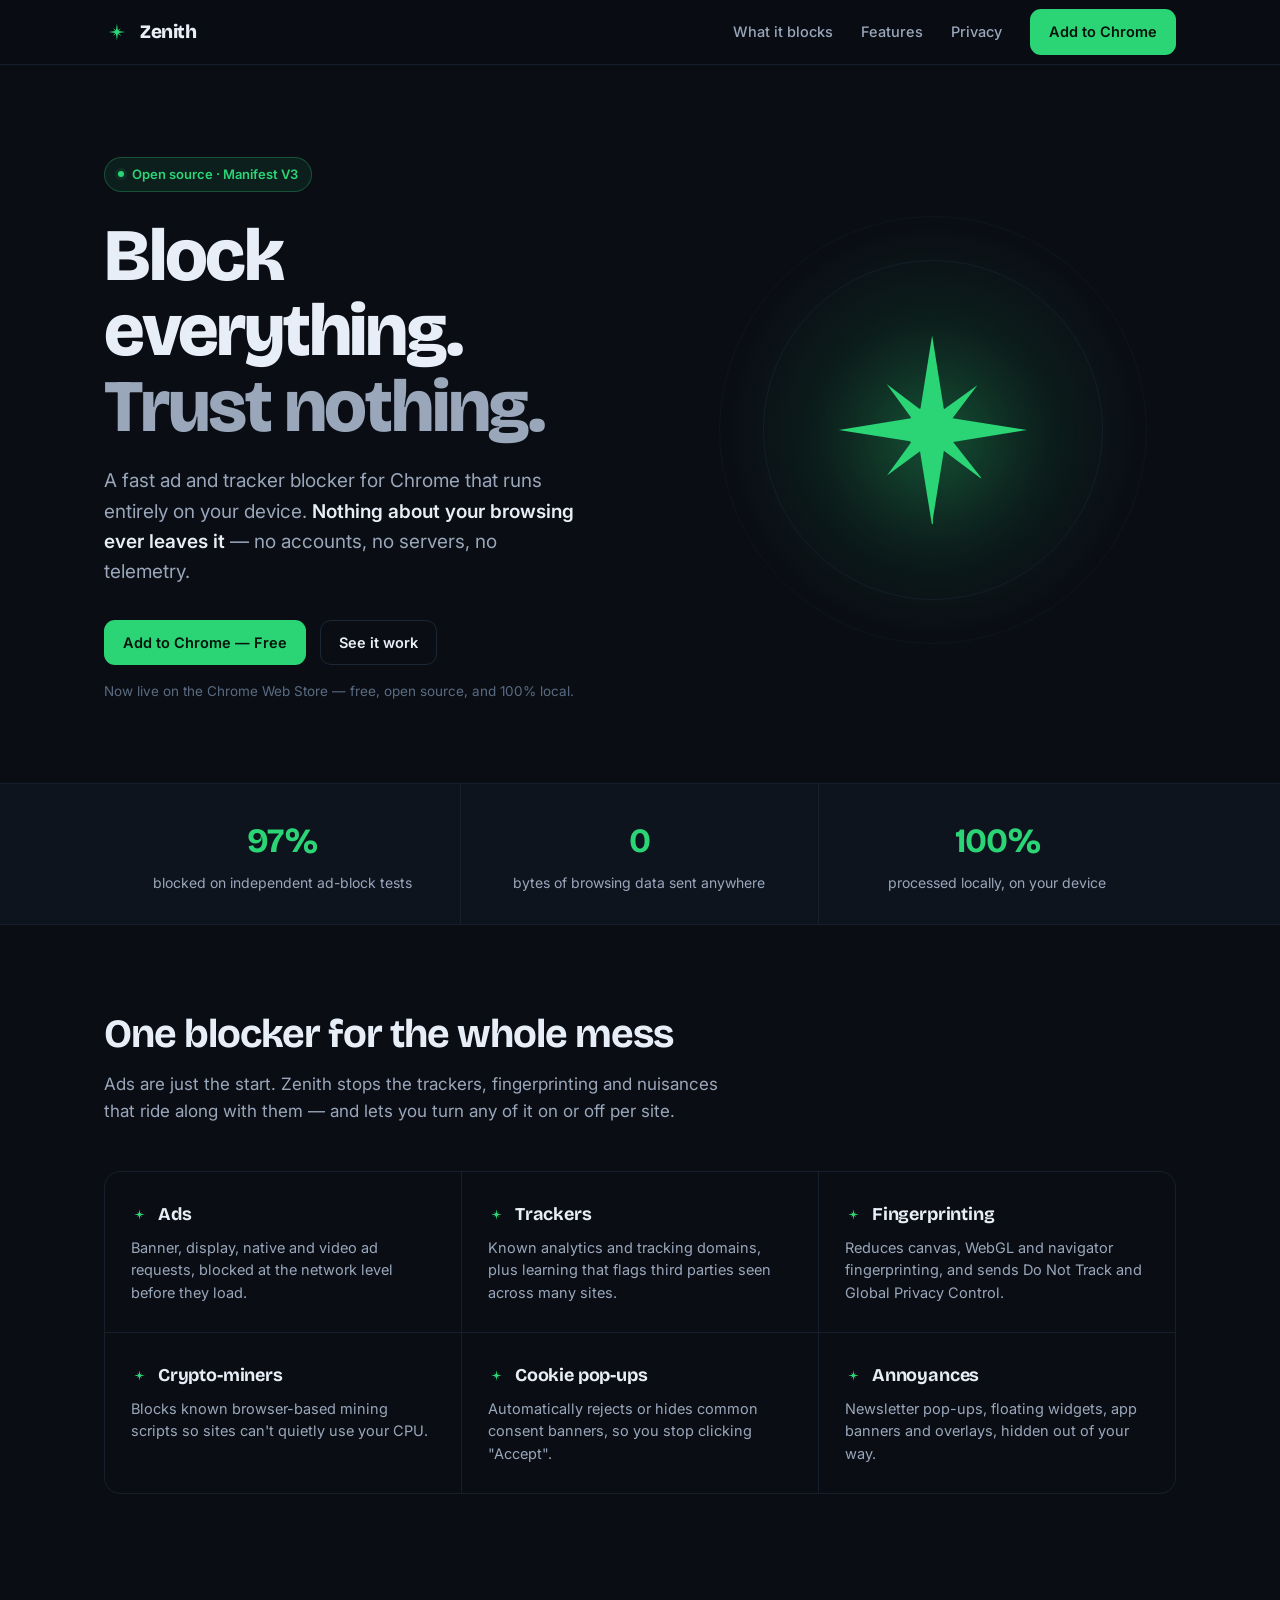
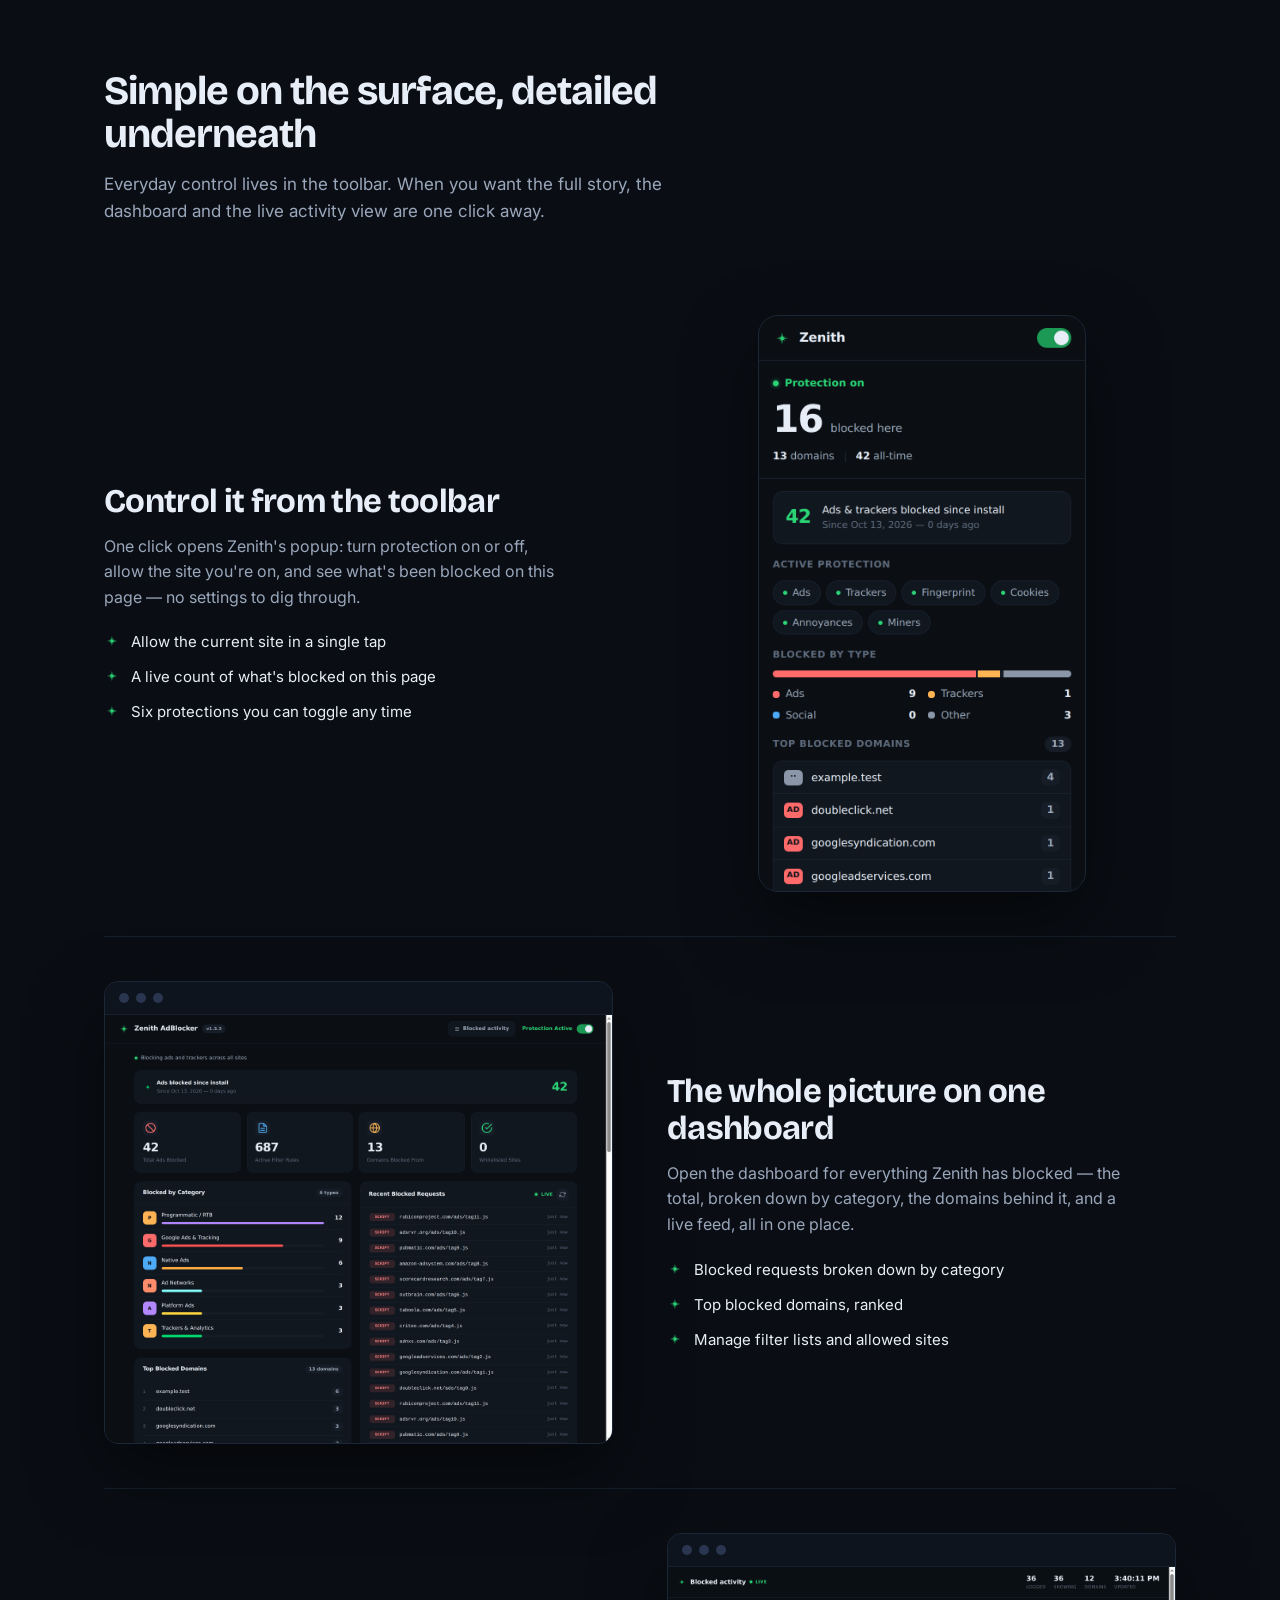
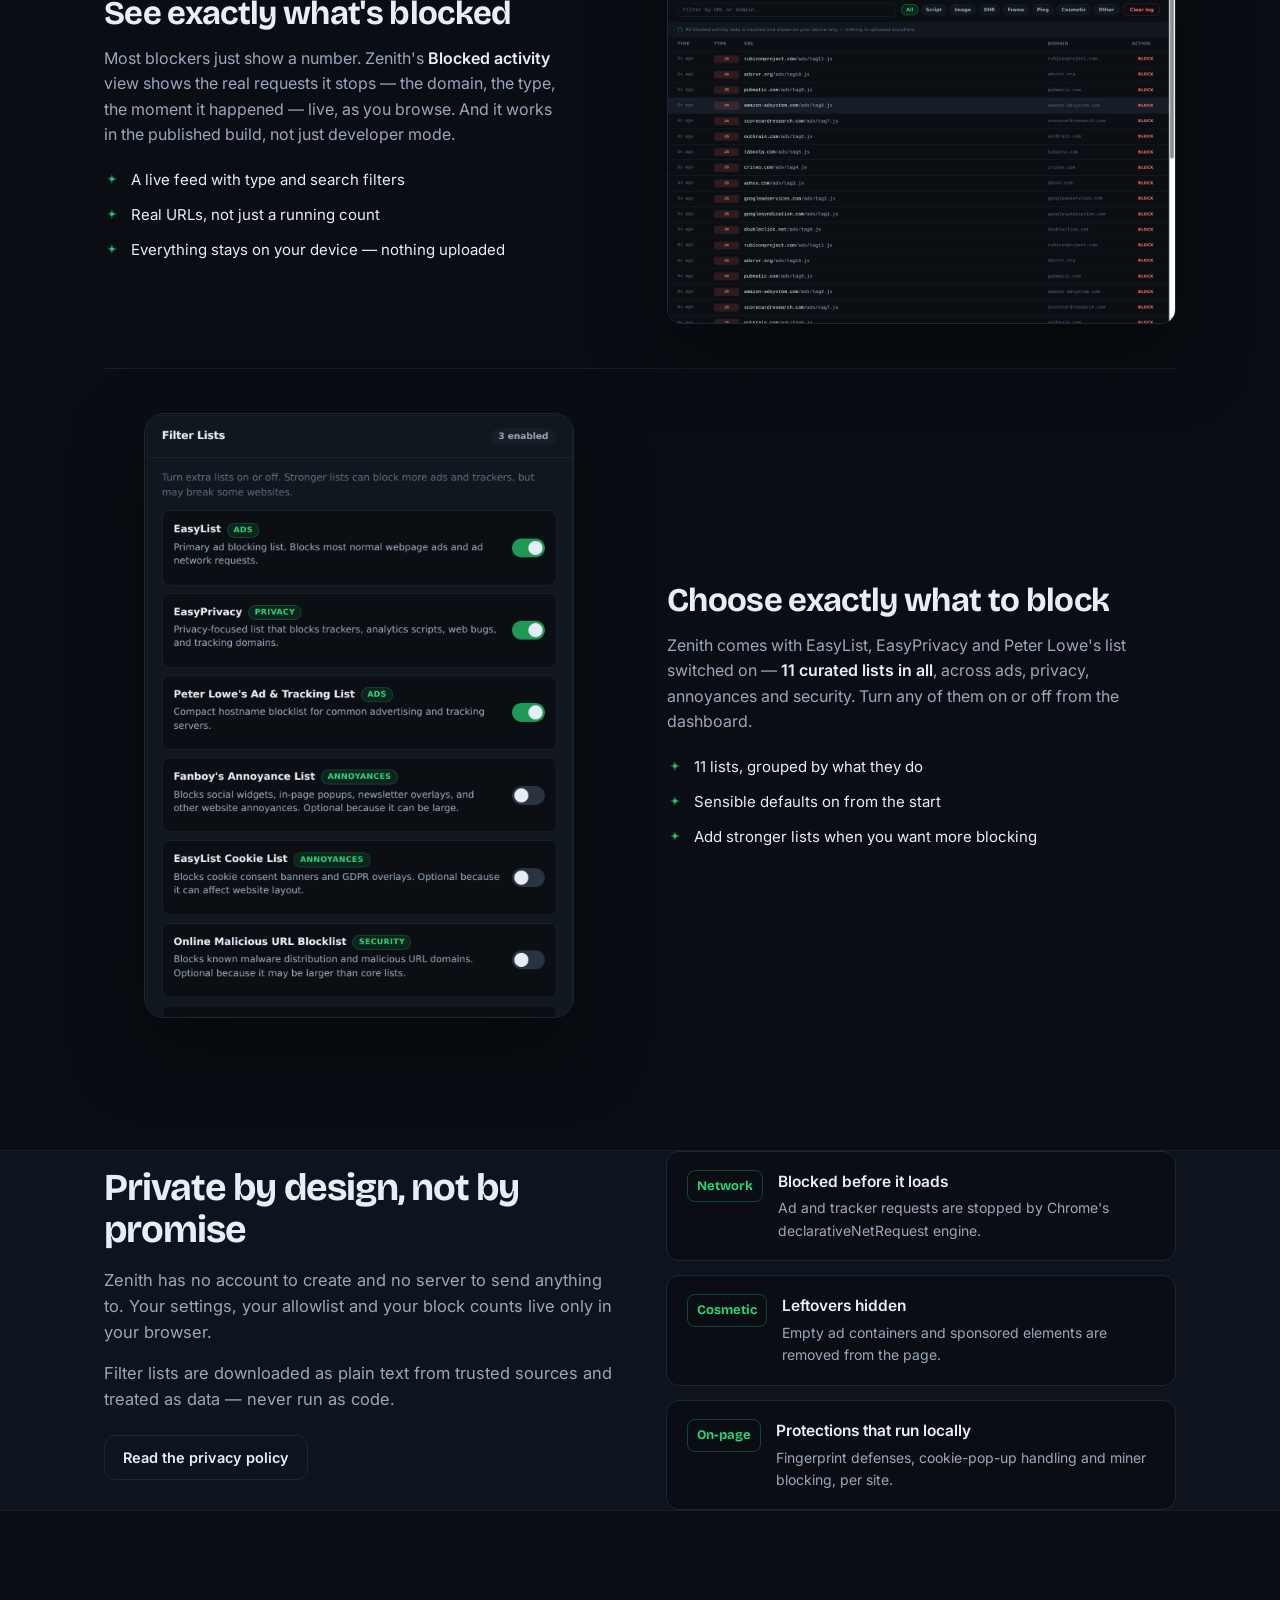
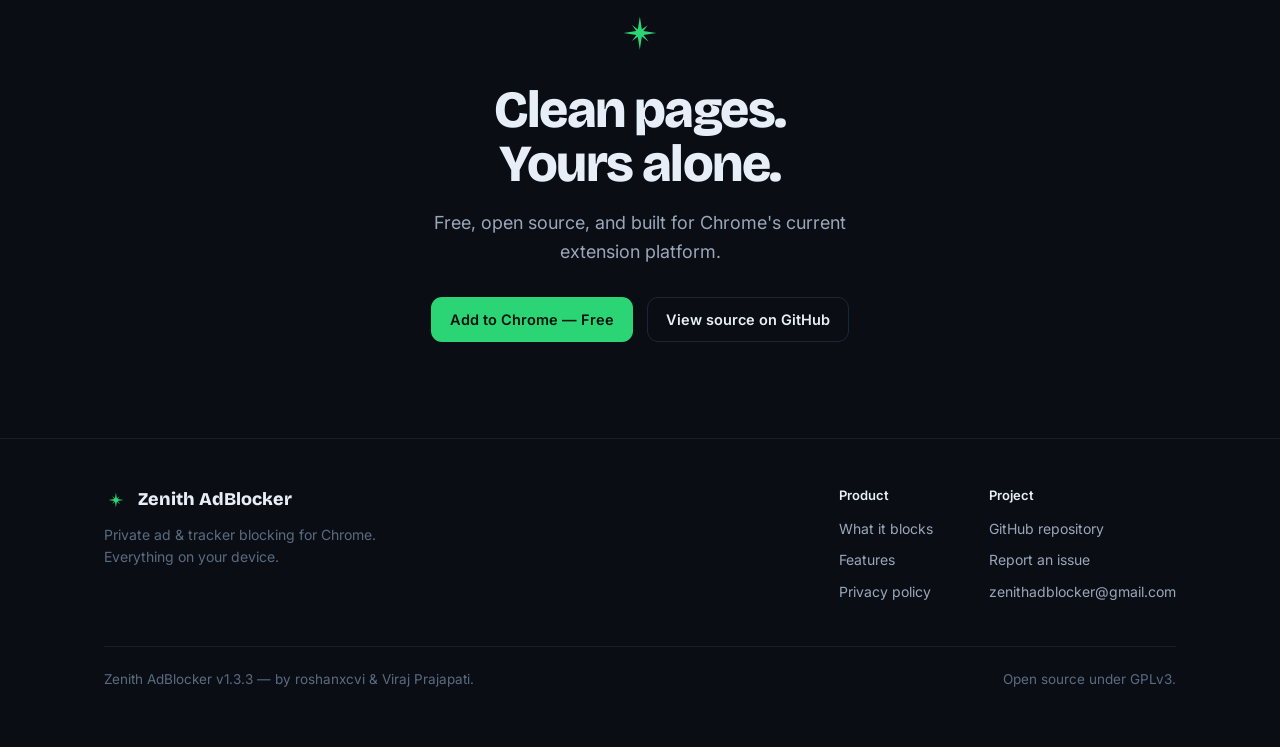
<file: index.html>
<!DOCTYPE html>
<html lang="en">
<head>
<meta charset="UTF-8">
<meta name="viewport" content="width=device-width, initial-scale=1.0">
<title>Zenith AdBlocker — private ad & tracker blocking for Chrome</title>
<meta name="description" content="A fast, private ad and tracker blocker for Chrome. Blocks ads, trackers, fingerprinting, miners and cookie pop-ups — all on your device. Nothing about your browsing ever leaves it. Open source, Manifest V3.">
<meta name="theme-color" content="#0a0e14">
<meta property="og:title" content="Zenith AdBlocker — Block everything. Trust nothing.">
<meta property="og:description" content="Private ad & tracker blocking for Chrome. 100% on-device — nothing leaves your browser. Open source, MV3.">
<meta property="og:type" content="website">
<meta property="og:image" content="https://roshanxcvi.github.io/zenith-adblocker-chrome/web-dashboard.png">
<meta property="og:url" content="https://roshanxcvi.github.io/zenith-adblocker-chrome/">
<link rel="preconnect" href="https://fonts.googleapis.com">
<link rel="preconnect" href="https://fonts.gstatic.com" crossorigin>
<link href="https://fonts.googleapis.com/css2?family=Bricolage+Grotesque:opsz,wght@12..96,500;12..96,700;12..96,800&family=Inter:wght@400;500;600&display=swap" rel="stylesheet">
<style>
  :root{
    --ink:#0a0e14; --panel:#111823; --panel-2:#0e141d; --line:#1b2636; --line-soft:#161f2b;
    --text:#e8eef7; --muted:#9aa7bb; --faint:#5a6b82;
    --green:#2bd576; --green-bright:#58f29a; --green-deep:#189d55;
    --green-bg:rgba(43,213,118,.09); --green-line:rgba(43,213,118,.28);
    --display:"Bricolage Grotesque",system-ui,sans-serif;
    --body:"Inter",system-ui,-apple-system,"Segoe UI",sans-serif;
    --maxw:1120px;
  }
  *,*::before,*::after{margin:0;padding:0;box-sizing:border-box}
  html{scroll-behavior:smooth}
  body{background:var(--ink);color:var(--text);font-family:var(--body);line-height:1.6;
    -webkit-font-smoothing:antialiased;text-rendering:optimizeLegibility;overflow-x:hidden}
  a{color:var(--green);text-decoration:none}
  .wrap{max-width:var(--maxw);margin:0 auto;padding:0 24px}
  svg{display:block}

  /* ── nav ── */
  header.nav{position:sticky;top:0;z-index:50;background:rgba(10,14,20,.72);
    backdrop-filter:blur(14px);border-bottom:1px solid var(--line-soft)}
  .nav-in{display:flex;align-items:center;justify-content:space-between;height:64px}
  .brand{display:flex;align-items:center;gap:10px;font-family:var(--display);font-weight:800;
    font-size:19px;letter-spacing:-.02em;color:var(--text)}
  .brand .mk{width:26px;height:26px}
  .brand .mk path{fill:var(--green)}
  .nav-links{display:flex;align-items:center;gap:28px}
  .nav-links a.navlink{color:var(--muted);font-size:14.5px;font-weight:500}
  .nav-links a.navlink:hover{color:var(--text)}
  .btn{display:inline-flex;align-items:center;gap:9px;font-family:var(--body);font-weight:600;
    font-size:14.5px;border-radius:11px;padding:10px 18px;cursor:pointer;transition:transform .12s ease,background .18s ease,border-color .18s ease;border:1px solid transparent}
  .btn-primary{background:var(--green);color:#05140b}
  .btn-primary:hover{background:var(--green-bright);transform:translateY(-1px)}
  .btn-ghost{background:transparent;color:var(--text);border-color:var(--line)}
  .btn-ghost:hover{border-color:var(--green-line);color:var(--green)}
  .gh-ic{width:17px;height:17px;fill:currentColor}

  /* ── hero ── */
  .hero{position:relative;padding:92px 0 80px}
  .hero-grid{display:grid;grid-template-columns:1.05fr .95fr;gap:48px;align-items:center}
  .tagpill{display:inline-flex;align-items:center;gap:8px;font-size:13px;font-weight:600;color:var(--green);
    background:var(--green-bg);border:1px solid var(--green-line);border-radius:999px;padding:6px 13px;margin-bottom:26px}
  .tagpill .dot{width:6px;height:6px;border-radius:50%;background:var(--green);box-shadow:0 0 0 3px var(--green-bg)}
  h1.title{font-family:var(--display);font-weight:800;font-size:clamp(42px,6.2vw,74px);line-height:1.02;
    letter-spacing:-.03em;margin-bottom:22px}
  h1.title .l2{color:var(--muted)}
  .lede{font-size:19px;color:var(--muted);max-width:40ch;margin-bottom:32px}
  .lede b{color:var(--text);font-weight:600}
  .cta-row{display:flex;flex-wrap:wrap;gap:14px;align-items:center}
  .cta-note{font-size:13.5px;color:var(--faint);margin-top:16px}
  .cta-note .soon{color:var(--muted)}

  /* hero star */
  .star-stage{position:relative;display:flex;align-items:center;justify-content:center;min-height:360px}
  .star-glow{position:absolute;width:min(460px,90%);aspect-ratio:1;border-radius:50%;
    background:radial-gradient(circle,rgba(43,213,118,.22) 0%,rgba(43,213,118,.07) 38%,transparent 66%)}
  .star-mark{position:relative;width:min(300px,62%);filter:drop-shadow(0 14px 44px rgba(43,213,118,.35))}
  .star-mark path{fill:var(--green)}
  @keyframes rise{from{opacity:0;transform:scale(.86) translateY(12px)}to{opacity:1;transform:none}}
  .star-mark{animation:rise 1s cubic-bezier(.2,.7,.2,1) both}
  .ring{position:absolute;border:1px solid var(--line);border-radius:50%;opacity:.5}
  .ring.r1{width:min(340px,70%);aspect-ratio:1}
  .ring.r2{width:min(440px,88%);aspect-ratio:1;opacity:.28}

  /* ── trust strip ── */
  .trust{border-top:1px solid var(--line-soft);border-bottom:1px solid var(--line-soft);background:var(--panel-2)}
  .trust-in{display:grid;grid-template-columns:repeat(3,1fr);gap:0}
  .trust-item{padding:30px 24px;text-align:center;border-right:1px solid var(--line-soft)}
  .trust-item:last-child{border-right:none}
  .trust-num{font-family:var(--display);font-weight:700;font-size:34px;letter-spacing:-.02em;color:var(--green)}
  .trust-lab{font-size:14px;color:var(--muted);margin-top:4px}

  /* ── sections ── */
  section.band{padding:88px 0}
  .sec-head{max-width:620px;margin-bottom:46px}
  h2.sec-title{font-family:var(--display);font-weight:700;font-size:clamp(28px,3.6vw,40px);
    letter-spacing:-.025em;line-height:1.08;margin-bottom:14px}
  .sec-sub{font-size:17px;color:var(--muted)}

  /* what it blocks */
  .blocks{display:grid;grid-template-columns:repeat(3,1fr);gap:1px;background:var(--line-soft);
    border:1px solid var(--line-soft);border-radius:16px;overflow:hidden}
  .blk{background:var(--ink);padding:28px 26px}
  .blk h3{font-family:var(--display);font-weight:700;font-size:18px;letter-spacing:-.01em;margin-bottom:8px;
    display:flex;align-items:center;gap:10px}
  .blk h3 .tick{width:17px;height:17px;flex-shrink:0}
  .blk h3 .tick path{fill:var(--green)}
  .blk p{font-size:14.5px;color:var(--muted);line-height:1.55}

  /* feature rows */
  .feature{display:grid;grid-template-columns:1fr 1fr;gap:54px;align-items:center;padding:44px 0}
  .feature + .feature{border-top:1px solid var(--line-soft)}
  .feature.rev .copy{order:2}
  .feature .copy h3{font-family:var(--display);font-weight:700;font-size:clamp(24px,3vw,33px);
    letter-spacing:-.02em;line-height:1.12;margin-bottom:14px}
  .feature .copy p{font-size:16px;color:var(--muted);margin-bottom:14px;max-width:46ch}
  .feature .copy p b{color:var(--text);font-weight:600}
  .flist{list-style:none;display:flex;flex-direction:column;gap:11px;margin-top:20px}
  .flist li{display:flex;align-items:flex-start;gap:11px;font-size:15px;color:var(--text)}
  .flist .tick{width:16px;height:16px;margin-top:3px;flex-shrink:0}
  .flist .tick path{fill:var(--green)}
  .shot{border:1px solid var(--line);border-radius:14px;overflow:hidden;background:var(--panel);
    box-shadow:0 30px 70px rgba(0,0,0,.5)}
  .shot .bar{display:flex;align-items:center;gap:7px;padding:11px 14px;border-bottom:1px solid var(--line-soft);background:var(--panel-2)}
  .shot .bar i{width:10px;height:10px;border-radius:50%;background:#2a3550;display:block}
  .shot img{width:100%;height:auto;display:block}
  .shot-app{max-width:328px;margin:0 auto;border:1px solid var(--line);border-radius:20px;overflow:hidden;
    background:var(--panel);box-shadow:0 30px 70px rgba(0,0,0,.5)}
  .shot-app img{width:100%;height:auto;display:block}
  .shot-app.wide{max-width:430px}

  /* privacy band */
  .priv{background:var(--panel-2);border-top:1px solid var(--line-soft);border-bottom:1px solid var(--line-soft)}
  .priv-grid{display:grid;grid-template-columns:1fr 1fr;gap:52px;align-items:center}
  .priv-grid h2{font-family:var(--display);font-weight:700;font-size:clamp(28px,3.4vw,38px);letter-spacing:-.025em;line-height:1.1;margin-bottom:16px}
  .priv-grid p{font-size:16.5px;color:var(--muted);margin-bottom:14px}
  .layers{display:flex;flex-direction:column;gap:14px}
  .layer{display:flex;gap:15px;padding:18px 20px;border:1px solid var(--line);border-radius:13px;background:var(--ink)}
  .layer .lab{font-family:var(--display);font-weight:700;font-size:13px;color:var(--green);
    border:1px solid var(--green-line);border-radius:8px;padding:5px 9px;height:fit-content;white-space:nowrap}
  .layer .lx h4{font-size:15.5px;font-weight:600;margin-bottom:3px}
  .layer .lx p{font-size:14px;color:var(--muted);margin:0}

  /* final cta */
  .final{text-align:center;padding:96px 0}
  .final .fstar{width:52px;margin:0 auto 24px}
  .final .fstar path{fill:var(--green)}
  .final h2{font-family:var(--display);font-weight:800;font-size:clamp(32px,4.4vw,52px);letter-spacing:-.03em;line-height:1.04;margin-bottom:18px}
  .final p{font-size:18px;color:var(--muted);max-width:44ch;margin:0 auto 30px}
  .final .cta-row{justify-content:center}

  /* footer */
  footer.ft{border-top:1px solid var(--line-soft);padding:46px 0 56px}
  .ft-top{display:flex;justify-content:space-between;align-items:flex-start;gap:30px;flex-wrap:wrap;margin-bottom:34px}
  .ft-brand{display:flex;align-items:center;gap:10px;font-family:var(--display);font-weight:800;font-size:18px}
  .ft-brand .mk{width:24px;height:24px}.ft-brand .mk path{fill:var(--green)}
  .ft-tag{color:var(--faint);font-size:14px;margin-top:10px;max-width:34ch}
  .ft-cols{display:flex;gap:56px;flex-wrap:wrap}
  .ft-col h5{font-size:13px;font-weight:600;color:var(--text);margin-bottom:12px}
  .ft-col a{display:block;color:var(--muted);font-size:14px;margin-bottom:9px}
  .ft-col a:hover{color:var(--green)}
  .ft-bot{display:flex;justify-content:space-between;gap:16px;flex-wrap:wrap;
    border-top:1px solid var(--line-soft);padding-top:22px;color:var(--faint);font-size:13.5px}

  @media (max-width:860px){
    .hero-grid{grid-template-columns:1fr;gap:10px}
    .star-stage{order:-1;min-height:260px;margin-bottom:8px}
    .star-mark{width:180px}
    .blocks{grid-template-columns:1fr 1fr}
    .feature,.priv-grid{grid-template-columns:1fr;gap:26px}
    .feature.rev .copy{order:0}
    .feature .shot,.feature .shot-app{order:-1}
    .nav-links a.navlink{display:none}
  }
  @media (max-width:560px){
    .hero{padding:60px 0 56px}
    section.band{padding:62px 0}
    .trust-in{grid-template-columns:1fr}
    .trust-item{border-right:none;border-bottom:1px solid var(--line-soft);padding:24px}
    .trust-item:last-child{border-bottom:none}
    .blocks{grid-template-columns:1fr}
    .ft-top{flex-direction:column}
  }
  @media (prefers-reduced-motion:reduce){
    .star-mark{animation:none}
    html{scroll-behavior:auto}
    .btn{transition:none}
  }
</style>
</head>
<body>

<!-- reusable star path: M11.91,19.56 ... Z (viewBox 0 0 24 24) -->

<header class="nav">
  <div class="wrap nav-in">
    <a class="brand" href="#top" aria-label="Zenith AdBlocker home">
      <svg class="mk" viewBox="0 0 24 24" aria-hidden="true"><path d="M11.91,19.56 L10.96,13.69 L8.32,15.64 L10.23,13.01 L10.17,12.9 L4.46,12.0 L10.23,11.06 L10.23,10.97 L8.29,8.32 L10.9,10.3 L11.0,10.27 L11.93,4.42 L12.86,10.27 L12.91,10.32 L15.55,8.41 L13.56,11.06 L19.51,12.0 L13.61,12.96 L15.83,15.77 L15.84,15.88 L12.87,13.65 L11.99,19.1 L11.99,19.5 L11.91,19.56 Z"/></svg>
      Zenith
    </a>
    <nav class="nav-links">
      <a class="navlink" href="#blocks">What it blocks</a>
      <a class="navlink" href="#features">Features</a>
      <a class="navlink" href="#privacy">Privacy</a>
      <a class="btn btn-primary" href="https://chromewebstore.google.com/detail/zenith-adblocker-%E2%80%94-ad-blo/eakononkmmopglmbeckclomenajendjo" target="_blank" rel="noopener">Add to Chrome</a>
    </nav>
  </div>
</header>

<main id="top">

  <!-- hero -->
  <section class="hero">
    <div class="wrap hero-grid">
      <div class="hero-copy">
        <span class="tagpill"><span class="dot"></span>Open source · Manifest V3</span>
        <h1 class="title">Block everything.<br><span class="l2">Trust nothing.</span></h1>
        <p class="lede">A fast ad and tracker blocker for Chrome that runs entirely on your device. <b>Nothing about your browsing ever leaves it</b> — no accounts, no servers, no telemetry.</p>
        <div class="cta-row">
          <a class="btn btn-primary" href="https://chromewebstore.google.com/detail/zenith-adblocker-%E2%80%94-ad-blo/eakononkmmopglmbeckclomenajendjo" target="_blank" rel="noopener">Add to Chrome — Free</a>
          <a class="btn btn-ghost" href="#features">See it work</a>
        </div>
        <p class="cta-note">Now live on the Chrome Web Store — free, open source, and 100% local.</p>
      </div>
      <div class="star-stage" aria-hidden="true">
        <div class="ring r2"></div>
        <div class="ring r1"></div>
        <div class="star-glow"></div>
        <svg class="star-mark" viewBox="0 0 24 24"><path d="M11.91,19.56 L10.96,13.69 L8.32,15.64 L10.23,13.01 L10.17,12.9 L4.46,12.0 L10.23,11.06 L10.23,10.97 L8.29,8.32 L10.9,10.3 L11.0,10.27 L11.93,4.42 L12.86,10.27 L12.91,10.32 L15.55,8.41 L13.56,11.06 L19.51,12.0 L13.61,12.96 L15.83,15.77 L15.84,15.88 L12.87,13.65 L11.99,19.1 L11.99,19.5 L11.91,19.56 Z"/></svg>
      </div>
    </div>
  </section>

  <!-- trust strip -->
  <div class="trust">
    <div class="wrap trust-in">
      <div class="trust-item"><div class="trust-num">97%</div><div class="trust-lab">blocked on independent ad-block tests</div></div>
      <div class="trust-item"><div class="trust-num">0</div><div class="trust-lab">bytes of browsing data sent anywhere</div></div>
      <div class="trust-item"><div class="trust-num">100%</div><div class="trust-lab">processed locally, on your device</div></div>
    </div>
  </div>

  <!-- what it blocks -->
  <section class="band" id="blocks">
    <div class="wrap">
      <div class="sec-head">
        <h2 class="sec-title">One blocker for the whole mess</h2>
        <p class="sec-sub">Ads are just the start. Zenith stops the trackers, fingerprinting and nuisances that ride along with them — and lets you turn any of it on or off per site.</p>
      </div>
      <div class="blocks">
        <div class="blk"><h3><svg class="tick" viewBox="0 0 24 24"><path d="M11.91,19.56 L10.96,13.69 L8.32,15.64 L10.23,13.01 L10.17,12.9 L4.46,12.0 L10.23,11.06 L10.23,10.97 L8.29,8.32 L10.9,10.3 L11.0,10.27 L11.93,4.42 L12.86,10.27 L12.91,10.32 L15.55,8.41 L13.56,11.06 L19.51,12.0 L13.61,12.96 L15.83,15.77 L15.84,15.88 L12.87,13.65 L11.99,19.1 L11.99,19.5 L11.91,19.56 Z"/></svg>Ads</h3><p>Banner, display, native and video ad requests, blocked at the network level before they load.</p></div>
        <div class="blk"><h3><svg class="tick" viewBox="0 0 24 24"><path d="M11.91,19.56 L10.96,13.69 L8.32,15.64 L10.23,13.01 L10.17,12.9 L4.46,12.0 L10.23,11.06 L10.23,10.97 L8.29,8.32 L10.9,10.3 L11.0,10.27 L11.93,4.42 L12.86,10.27 L12.91,10.32 L15.55,8.41 L13.56,11.06 L19.51,12.0 L13.61,12.96 L15.83,15.77 L15.84,15.88 L12.87,13.65 L11.99,19.1 L11.99,19.5 L11.91,19.56 Z"/></svg>Trackers</h3><p>Known analytics and tracking domains, plus learning that flags third parties seen across many sites.</p></div>
        <div class="blk"><h3><svg class="tick" viewBox="0 0 24 24"><path d="M11.91,19.56 L10.96,13.69 L8.32,15.64 L10.23,13.01 L10.17,12.9 L4.46,12.0 L10.23,11.06 L10.23,10.97 L8.29,8.32 L10.9,10.3 L11.0,10.27 L11.93,4.42 L12.86,10.27 L12.91,10.32 L15.55,8.41 L13.56,11.06 L19.51,12.0 L13.61,12.96 L15.83,15.77 L15.84,15.88 L12.87,13.65 L11.99,19.1 L11.99,19.5 L11.91,19.56 Z"/></svg>Fingerprinting</h3><p>Reduces canvas, WebGL and navigator fingerprinting, and sends Do Not Track and Global Privacy Control.</p></div>
        <div class="blk"><h3><svg class="tick" viewBox="0 0 24 24"><path d="M11.91,19.56 L10.96,13.69 L8.32,15.64 L10.23,13.01 L10.17,12.9 L4.46,12.0 L10.23,11.06 L10.23,10.97 L8.29,8.32 L10.9,10.3 L11.0,10.27 L11.93,4.42 L12.86,10.27 L12.91,10.32 L15.55,8.41 L13.56,11.06 L19.51,12.0 L13.61,12.96 L15.83,15.77 L15.84,15.88 L12.87,13.65 L11.99,19.1 L11.99,19.5 L11.91,19.56 Z"/></svg>Crypto-miners</h3><p>Blocks known browser-based mining scripts so sites can't quietly use your CPU.</p></div>
        <div class="blk"><h3><svg class="tick" viewBox="0 0 24 24"><path d="M11.91,19.56 L10.96,13.69 L8.32,15.64 L10.23,13.01 L10.17,12.9 L4.46,12.0 L10.23,11.06 L10.23,10.97 L8.29,8.32 L10.9,10.3 L11.0,10.27 L11.93,4.42 L12.86,10.27 L12.91,10.32 L15.55,8.41 L13.56,11.06 L19.51,12.0 L13.61,12.96 L15.83,15.77 L15.84,15.88 L12.87,13.65 L11.99,19.1 L11.99,19.5 L11.91,19.56 Z"/></svg>Cookie pop-ups</h3><p>Automatically rejects or hides common consent banners, so you stop clicking "Accept".</p></div>
        <div class="blk"><h3><svg class="tick" viewBox="0 0 24 24"><path d="M11.91,19.56 L10.96,13.69 L8.32,15.64 L10.23,13.01 L10.17,12.9 L4.46,12.0 L10.23,11.06 L10.23,10.97 L8.29,8.32 L10.9,10.3 L11.0,10.27 L11.93,4.42 L12.86,10.27 L12.91,10.32 L15.55,8.41 L13.56,11.06 L19.51,12.0 L13.61,12.96 L15.83,15.77 L15.84,15.88 L12.87,13.65 L11.99,19.1 L11.99,19.5 L11.91,19.56 Z"/></svg>Annoyances</h3><p>Newsletter pop-ups, floating widgets, app banners and overlays, hidden out of your way.</p></div>
      </div>
    </div>
  </section>

  <!-- feature showcase -->
  <section class="band" id="features">
    <div class="wrap">
      <div class="sec-head">
        <h2 class="sec-title">Simple on the surface, detailed underneath</h2>
        <p class="sec-sub">Everyday control lives in the toolbar. When you want the full story, the dashboard and the live activity view are one click away.</p>
      </div>

      <!-- popup -->
      <div class="feature">
        <div class="copy">
          <h3>Control it from the toolbar</h3>
          <p>One click opens Zenith's popup: turn protection on or off, allow the site you're on, and see what's been blocked on this page — no settings to dig through.</p>
          <ul class="flist">
            <li><svg class="tick" viewBox="0 0 24 24"><path d="M11.91,19.56 L10.96,13.69 L8.32,15.64 L10.23,13.01 L10.17,12.9 L4.46,12.0 L10.23,11.06 L10.23,10.97 L8.29,8.32 L10.9,10.3 L11.0,10.27 L11.93,4.42 L12.86,10.27 L12.91,10.32 L15.55,8.41 L13.56,11.06 L19.51,12.0 L13.61,12.96 L15.83,15.77 L15.84,15.88 L12.87,13.65 L11.99,19.1 L11.99,19.5 L11.91,19.56 Z"/></svg>Allow the current site in a single tap</li>
            <li><svg class="tick" viewBox="0 0 24 24"><path d="M11.91,19.56 L10.96,13.69 L8.32,15.64 L10.23,13.01 L10.17,12.9 L4.46,12.0 L10.23,11.06 L10.23,10.97 L8.29,8.32 L10.9,10.3 L11.0,10.27 L11.93,4.42 L12.86,10.27 L12.91,10.32 L15.55,8.41 L13.56,11.06 L19.51,12.0 L13.61,12.96 L15.83,15.77 L15.84,15.88 L12.87,13.65 L11.99,19.1 L11.99,19.5 L11.91,19.56 Z"/></svg>A live count of what's blocked on this page</li>
            <li><svg class="tick" viewBox="0 0 24 24"><path d="M11.91,19.56 L10.96,13.69 L8.32,15.64 L10.23,13.01 L10.17,12.9 L4.46,12.0 L10.23,11.06 L10.23,10.97 L8.29,8.32 L10.9,10.3 L11.0,10.27 L11.93,4.42 L12.86,10.27 L12.91,10.32 L15.55,8.41 L13.56,11.06 L19.51,12.0 L13.61,12.96 L15.83,15.77 L15.84,15.88 L12.87,13.65 L11.99,19.1 L11.99,19.5 L11.91,19.56 Z"/></svg>Six protections you can toggle any time</li>
          </ul>
        </div>
        <div class="shot-app"><img src="web-popup.png" alt="Zenith toolbar popup: protection on, 16 blocked on this page, and top blocked domains" loading="lazy" width="760" height="1340"></div>
      </div>

      <!-- dashboard -->
      <div class="feature rev">
        <div class="copy">
          <h3>The whole picture on one dashboard</h3>
          <p>Open the dashboard for everything Zenith has blocked — the total, broken down by category, the domains behind it, and a live feed, all in one place.</p>
          <ul class="flist">
            <li><svg class="tick" viewBox="0 0 24 24"><path d="M11.91,19.56 L10.96,13.69 L8.32,15.64 L10.23,13.01 L10.17,12.9 L4.46,12.0 L10.23,11.06 L10.23,10.97 L8.29,8.32 L10.9,10.3 L11.0,10.27 L11.93,4.42 L12.86,10.27 L12.91,10.32 L15.55,8.41 L13.56,11.06 L19.51,12.0 L13.61,12.96 L15.83,15.77 L15.84,15.88 L12.87,13.65 L11.99,19.1 L11.99,19.5 L11.91,19.56 Z"/></svg>Blocked requests broken down by category</li>
            <li><svg class="tick" viewBox="0 0 24 24"><path d="M11.91,19.56 L10.96,13.69 L8.32,15.64 L10.23,13.01 L10.17,12.9 L4.46,12.0 L10.23,11.06 L10.23,10.97 L8.29,8.32 L10.9,10.3 L11.0,10.27 L11.93,4.42 L12.86,10.27 L12.91,10.32 L15.55,8.41 L13.56,11.06 L19.51,12.0 L13.61,12.96 L15.83,15.77 L15.84,15.88 L12.87,13.65 L11.99,19.1 L11.99,19.5 L11.91,19.56 Z"/></svg>Top blocked domains, ranked</li>
            <li><svg class="tick" viewBox="0 0 24 24"><path d="M11.91,19.56 L10.96,13.69 L8.32,15.64 L10.23,13.01 L10.17,12.9 L4.46,12.0 L10.23,11.06 L10.23,10.97 L8.29,8.32 L10.9,10.3 L11.0,10.27 L11.93,4.42 L12.86,10.27 L12.91,10.32 L15.55,8.41 L13.56,11.06 L19.51,12.0 L13.61,12.96 L15.83,15.77 L15.84,15.88 L12.87,13.65 L11.99,19.1 L11.99,19.5 L11.91,19.56 Z"/></svg>Manage filter lists and allowed sites</li>
          </ul>
        </div>
        <div class="shot">
          <div class="bar"><i></i><i></i><i></i></div>
          <img src="web-dashboard.png" alt="Zenith dashboard: totals, blocked-by-category, top blocked domains and a live feed" loading="lazy" width="1280" height="1080">
        </div>
      </div>

      <!-- blocked activity -->
      <div class="feature" id="activity">
        <div class="copy">
          <h3>See exactly what's blocked</h3>
          <p>Most blockers just show a number. Zenith's <b>Blocked activity</b> view shows the real requests it stops — the domain, the type, the moment it happened — live, as you browse. And it works in the published build, not just developer mode.</p>
          <ul class="flist">
            <li><svg class="tick" viewBox="0 0 24 24"><path d="M11.91,19.56 L10.96,13.69 L8.32,15.64 L10.23,13.01 L10.17,12.9 L4.46,12.0 L10.23,11.06 L10.23,10.97 L8.29,8.32 L10.9,10.3 L11.0,10.27 L11.93,4.42 L12.86,10.27 L12.91,10.32 L15.55,8.41 L13.56,11.06 L19.51,12.0 L13.61,12.96 L15.83,15.77 L15.84,15.88 L12.87,13.65 L11.99,19.1 L11.99,19.5 L11.91,19.56 Z"/></svg>A live feed with type and search filters</li>
            <li><svg class="tick" viewBox="0 0 24 24"><path d="M11.91,19.56 L10.96,13.69 L8.32,15.64 L10.23,13.01 L10.17,12.9 L4.46,12.0 L10.23,11.06 L10.23,10.97 L8.29,8.32 L10.9,10.3 L11.0,10.27 L11.93,4.42 L12.86,10.27 L12.91,10.32 L15.55,8.41 L13.56,11.06 L19.51,12.0 L13.61,12.96 L15.83,15.77 L15.84,15.88 L12.87,13.65 L11.99,19.1 L11.99,19.5 L11.91,19.56 Z"/></svg>Real URLs, not just a running count</li>
            <li><svg class="tick" viewBox="0 0 24 24"><path d="M11.91,19.56 L10.96,13.69 L8.32,15.64 L10.23,13.01 L10.17,12.9 L4.46,12.0 L10.23,11.06 L10.23,10.97 L8.29,8.32 L10.9,10.3 L11.0,10.27 L11.93,4.42 L12.86,10.27 L12.91,10.32 L15.55,8.41 L13.56,11.06 L19.51,12.0 L13.61,12.96 L15.83,15.77 L15.84,15.88 L12.87,13.65 L11.99,19.1 L11.99,19.5 L11.91,19.56 Z"/></svg>Everything stays on your device — nothing uploaded</li>
          </ul>
        </div>
        <div class="shot">
          <div class="bar"><i></i><i></i><i></i></div>
          <img src="web-activity.png" alt="Zenith Blocked activity view: a live feed of blocked ad and tracker requests with full URLs" loading="lazy" width="1280" height="900">
        </div>
      </div>

      <!-- filter lists -->
      <div class="feature rev">
        <div class="copy">
          <h3>Choose exactly what to block</h3>
          <p>Zenith comes with EasyList, EasyPrivacy and Peter Lowe's list switched on — <b>11 curated lists in all</b>, across ads, privacy, annoyances and security. Turn any of them on or off from the dashboard.</p>
          <ul class="flist">
            <li><svg class="tick" viewBox="0 0 24 24"><path d="M11.91,19.56 L10.96,13.69 L8.32,15.64 L10.23,13.01 L10.17,12.9 L4.46,12.0 L10.23,11.06 L10.23,10.97 L8.29,8.32 L10.9,10.3 L11.0,10.27 L11.93,4.42 L12.86,10.27 L12.91,10.32 L15.55,8.41 L13.56,11.06 L19.51,12.0 L13.61,12.96 L15.83,15.77 L15.84,15.88 L12.87,13.65 L11.99,19.1 L11.99,19.5 L11.91,19.56 Z"/></svg>11 lists, grouped by what they do</li>
            <li><svg class="tick" viewBox="0 0 24 24"><path d="M11.91,19.56 L10.96,13.69 L8.32,15.64 L10.23,13.01 L10.17,12.9 L4.46,12.0 L10.23,11.06 L10.23,10.97 L8.29,8.32 L10.9,10.3 L11.0,10.27 L11.93,4.42 L12.86,10.27 L12.91,10.32 L15.55,8.41 L13.56,11.06 L19.51,12.0 L13.61,12.96 L15.83,15.77 L15.84,15.88 L12.87,13.65 L11.99,19.1 L11.99,19.5 L11.91,19.56 Z"/></svg>Sensible defaults on from the start</li>
            <li><svg class="tick" viewBox="0 0 24 24"><path d="M11.91,19.56 L10.96,13.69 L8.32,15.64 L10.23,13.01 L10.17,12.9 L4.46,12.0 L10.23,11.06 L10.23,10.97 L8.29,8.32 L10.9,10.3 L11.0,10.27 L11.93,4.42 L12.86,10.27 L12.91,10.32 L15.55,8.41 L13.56,11.06 L19.51,12.0 L13.61,12.96 L15.83,15.77 L15.84,15.88 L12.87,13.65 L11.99,19.1 L11.99,19.5 L11.91,19.56 Z"/></svg>Add stronger lists when you want more blocking</li>
          </ul>
        </div>
        <div class="shot-app wide"><img src="web-filterlists.png" alt="Zenith filter lists: EasyList, EasyPrivacy, Peter Lowe's and more, each with a category and on/off toggle" loading="lazy" width="1094" height="1540"></div>
      </div>

    </div>
  </section>

  <!-- privacy -->
  <section class="priv" id="privacy">
    <div class="wrap band priv-grid">
      <div>
        <h2>Private by design, not by promise</h2>
        <p>Zenith has no account to create and no server to send anything to. Your settings, your allowlist and your block counts live only in your browser.</p>
        <p>Filter lists are downloaded as plain text from trusted sources and treated as data — never run as code.</p>
        <p style="margin-top:22px"><a class="btn btn-ghost" href="privacy.html">Read the privacy policy</a></p>
      </div>
      <div class="layers">
        <div class="layer"><span class="lab">Network</span><div class="lx"><h4>Blocked before it loads</h4><p>Ad and tracker requests are stopped by Chrome's declarativeNetRequest engine.</p></div></div>
        <div class="layer"><span class="lab">Cosmetic</span><div class="lx"><h4>Leftovers hidden</h4><p>Empty ad containers and sponsored elements are removed from the page.</p></div></div>
        <div class="layer"><span class="lab">On-page</span><div class="lx"><h4>Protections that run locally</h4><p>Fingerprint defenses, cookie-pop-up handling and miner blocking, per site.</p></div></div>
      </div>
    </div>
  </section>

  <!-- final cta -->
  <section class="final">
    <div class="wrap">
      <svg class="fstar" viewBox="0 0 24 24" aria-hidden="true"><path d="M11.91,19.56 L10.96,13.69 L8.32,15.64 L10.23,13.01 L10.17,12.9 L4.46,12.0 L10.23,11.06 L10.23,10.97 L8.29,8.32 L10.9,10.3 L11.0,10.27 L11.93,4.42 L12.86,10.27 L12.91,10.32 L15.55,8.41 L13.56,11.06 L19.51,12.0 L13.61,12.96 L15.83,15.77 L15.84,15.88 L12.87,13.65 L11.99,19.1 L11.99,19.5 L11.91,19.56 Z"/></svg>
      <h2>Clean pages.<br>Yours alone.</h2>
      <p>Free, open source, and built for Chrome's current extension platform.</p>
      <div class="cta-row">
        <a class="btn btn-primary" href="https://chromewebstore.google.com/detail/zenith-adblocker-%E2%80%94-ad-blo/eakononkmmopglmbeckclomenajendjo" target="_blank" rel="noopener">Add to Chrome — Free</a>
        <a class="btn btn-ghost" href="https://github.com/roshanxcvi/zenith-adblocker-chrome" target="_blank" rel="noopener">View source on GitHub</a>
      </div>
    </div>
  </section>

</main>

<footer class="ft">
  <div class="wrap">
    <div class="ft-top">
      <div>
        <div class="ft-brand">
          <svg class="mk" viewBox="0 0 24 24" aria-hidden="true"><path d="M11.91,19.56 L10.96,13.69 L8.32,15.64 L10.23,13.01 L10.17,12.9 L4.46,12.0 L10.23,11.06 L10.23,10.97 L8.29,8.32 L10.9,10.3 L11.0,10.27 L11.93,4.42 L12.86,10.27 L12.91,10.32 L15.55,8.41 L13.56,11.06 L19.51,12.0 L13.61,12.96 L15.83,15.77 L15.84,15.88 L12.87,13.65 L11.99,19.1 L11.99,19.5 L11.91,19.56 Z"/></svg>
          Zenith AdBlocker
        </div>
        <p class="ft-tag">Private ad & tracker blocking for Chrome. Everything on your device.</p>
      </div>
      <div class="ft-cols">
        <div class="ft-col">
          <h5>Product</h5>
          <a href="#blocks">What it blocks</a>
          <a href="#features">Features</a>
          <a href="privacy.html">Privacy policy</a>
        </div>
        <div class="ft-col">
          <h5>Project</h5>
          <a href="https://github.com/roshanxcvi/zenith-adblocker-chrome" target="_blank" rel="noopener">GitHub repository</a>
          <a href="https://github.com/roshanxcvi/zenith-adblocker-chrome/issues" target="_blank" rel="noopener">Report an issue</a>
          <a href="mailto:zenithadblocker@gmail.com">zenithadblocker@gmail.com</a>
        </div>
      </div>
    </div>
    <div class="ft-bot">
      <span>Zenith AdBlocker v1.3.3 — by roshanxcvi &amp; Viraj Prajapati.</span>
      <span>Open source under GPLv3.</span>
    </div>
  </div>
</footer>

</body>
</html>
</file>
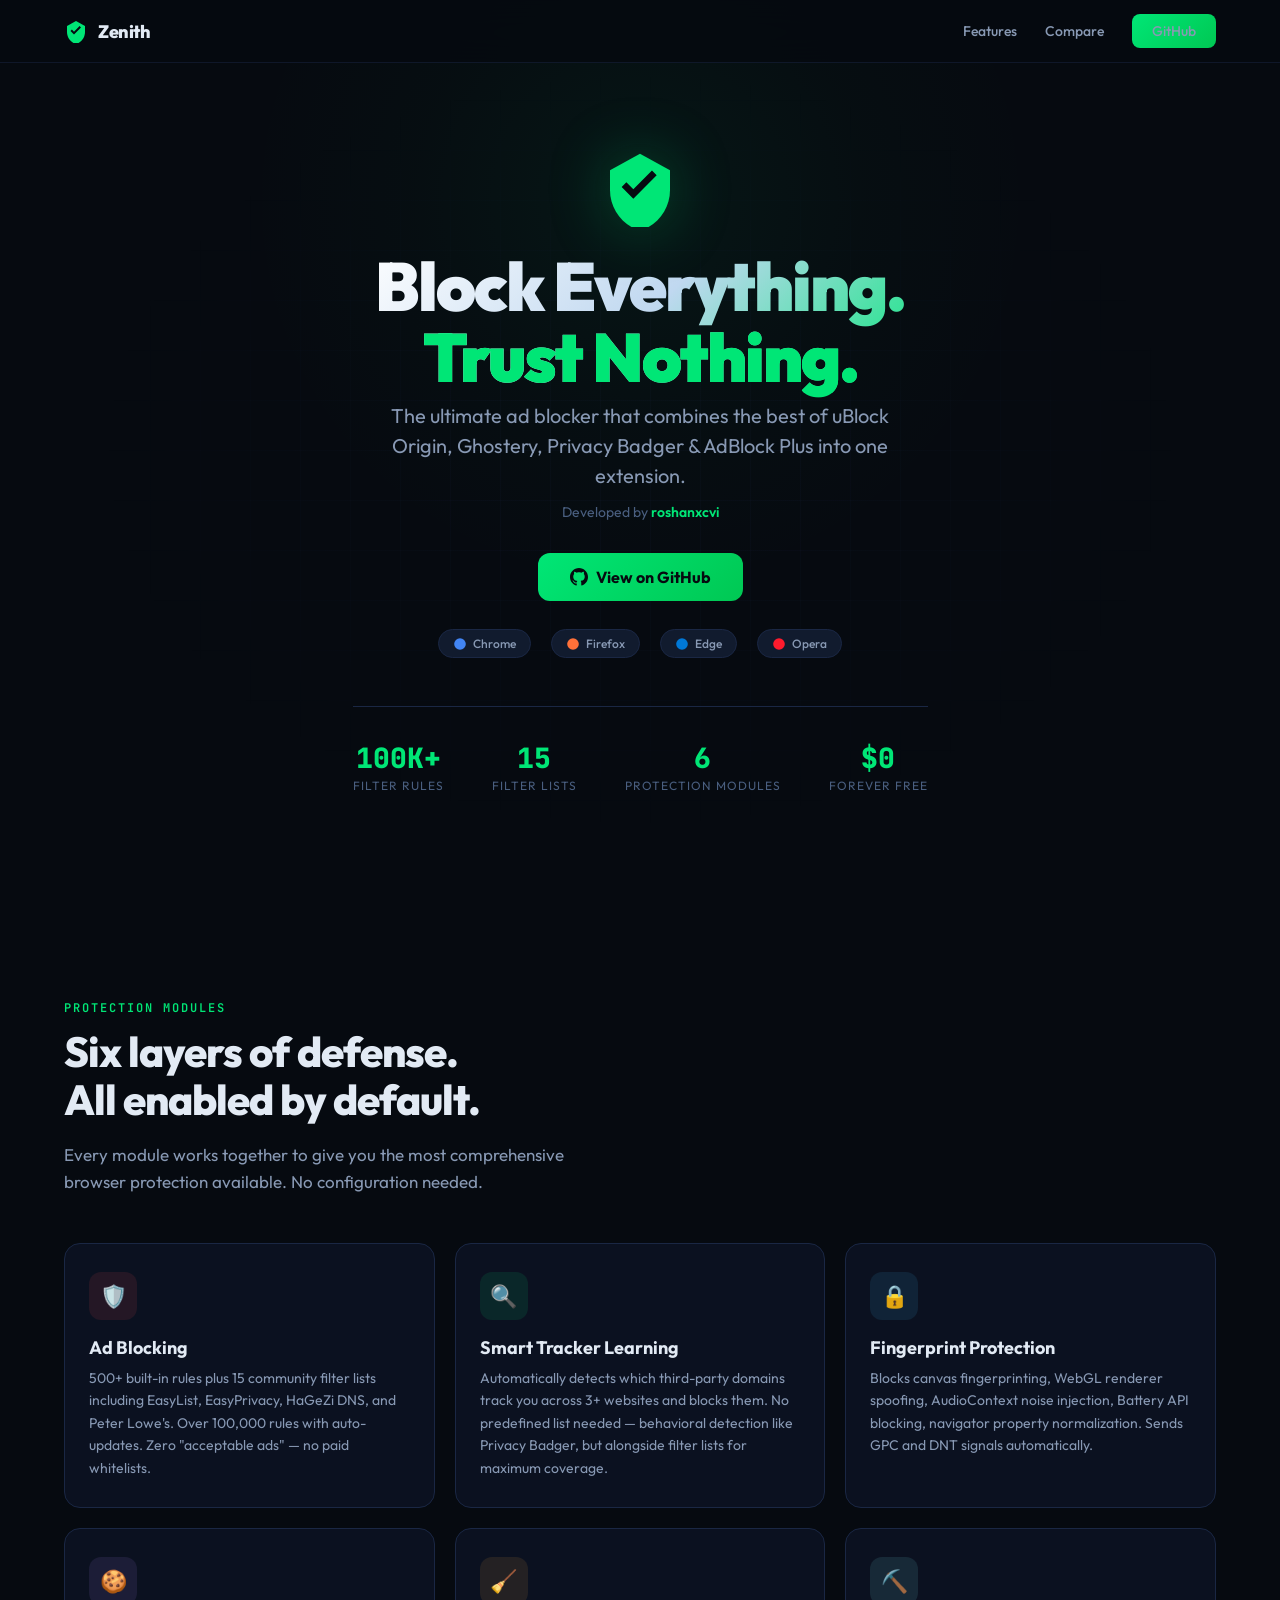
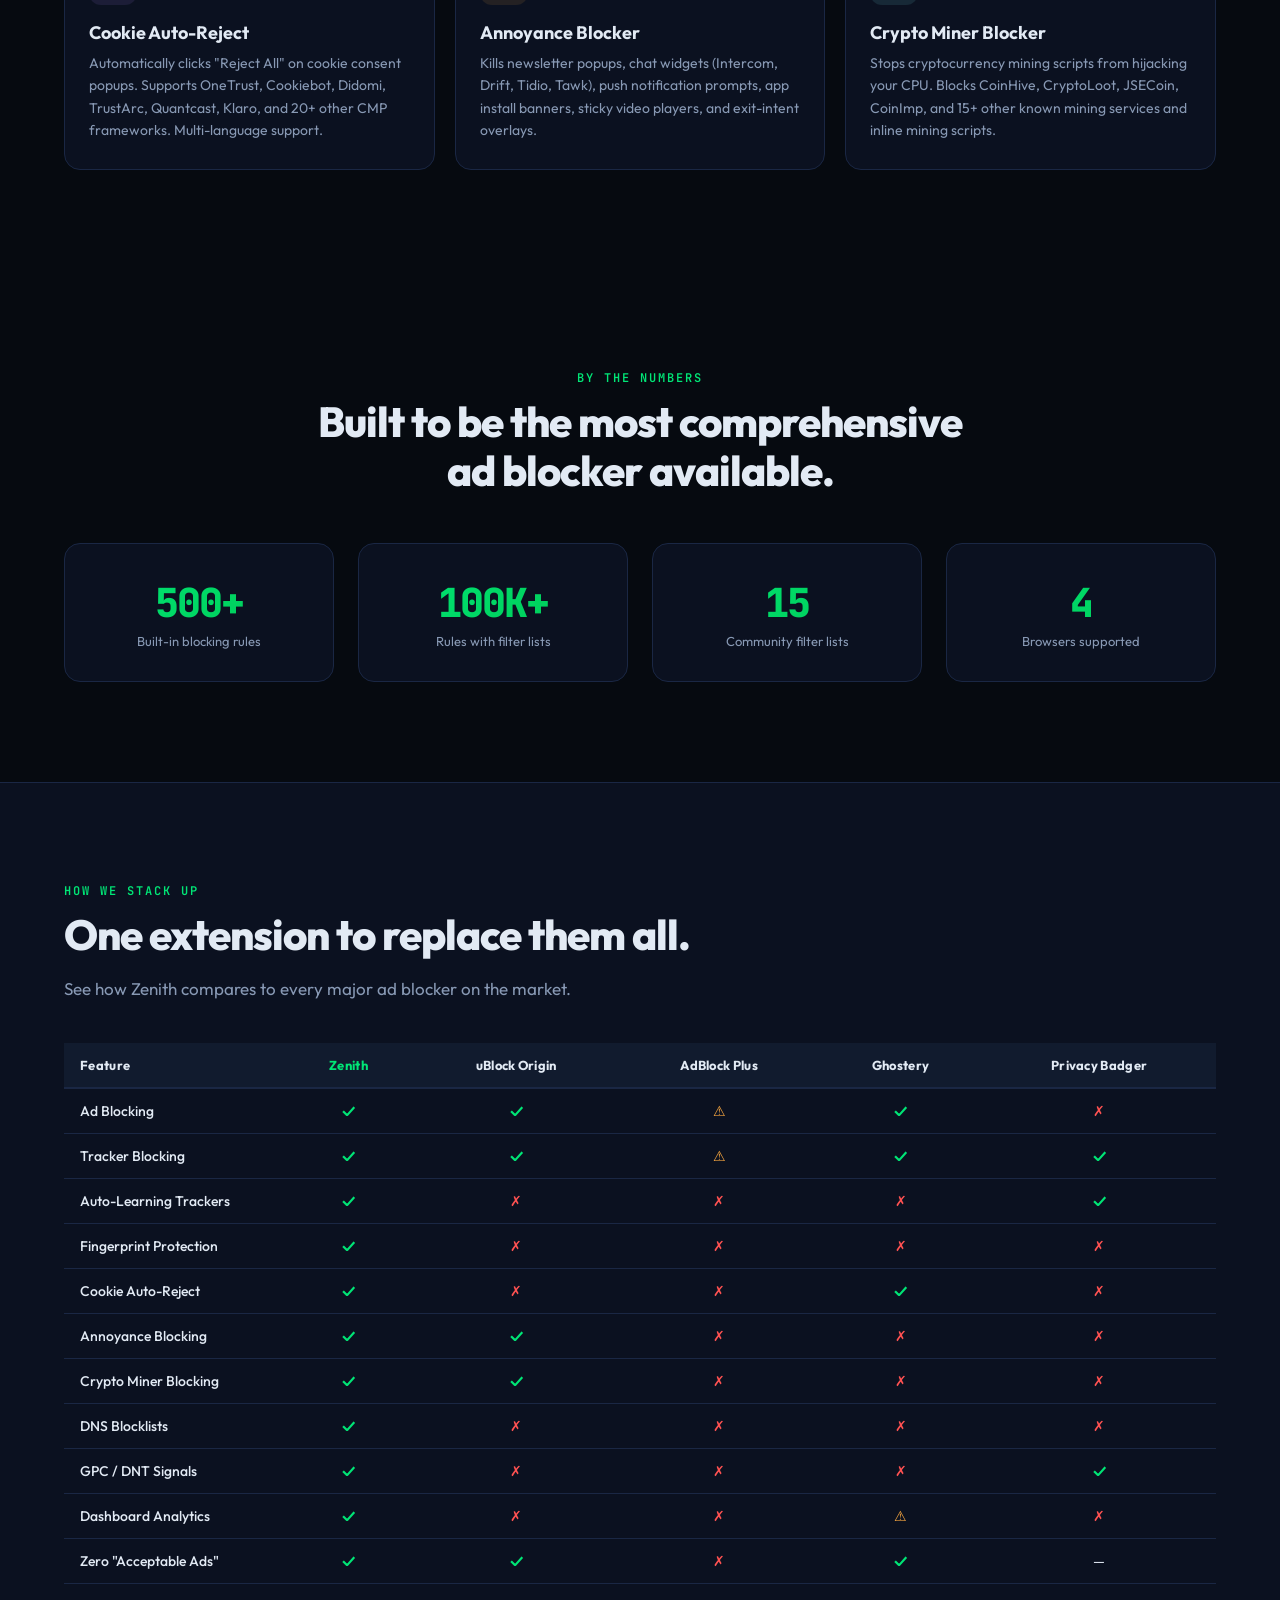
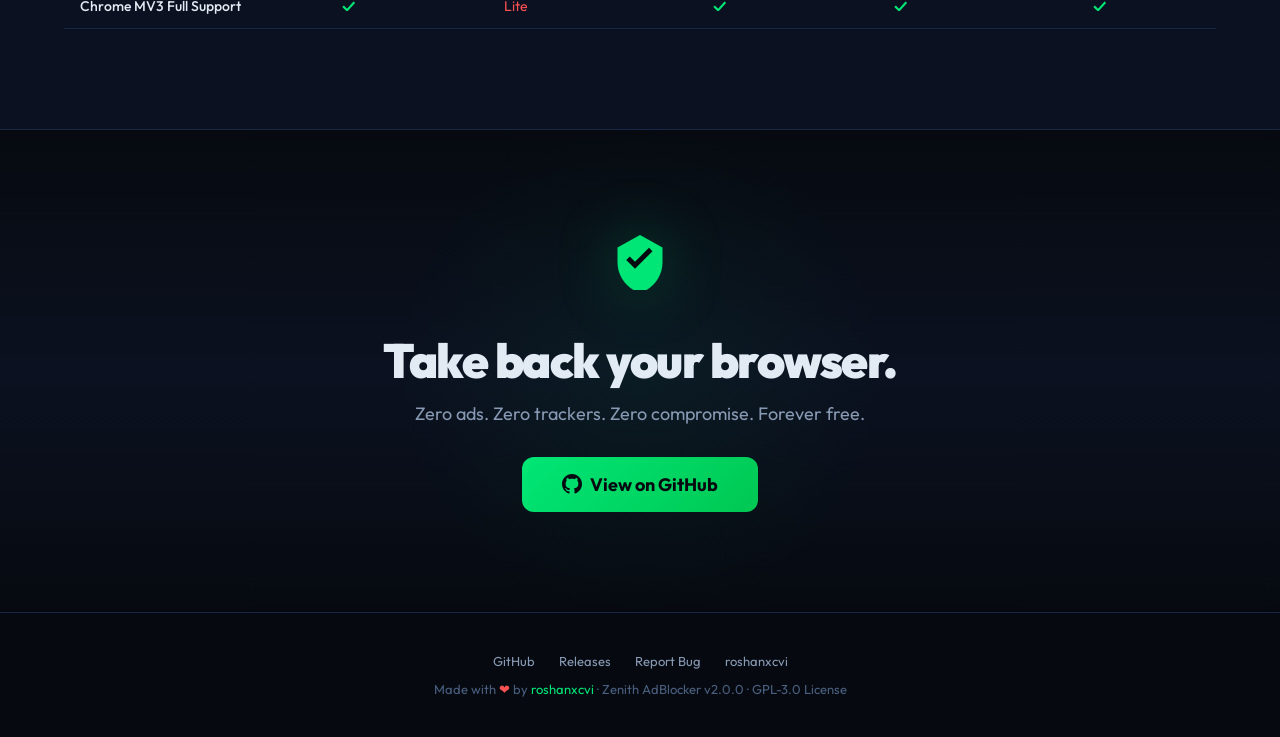
<file: docs/index.html>
<!DOCTYPE html>
<html lang="en">
<head>
<meta charset="UTF-8">
<meta name="viewport" content="width=device-width, initial-scale=1.0">
<title>Zenith AdBlocker — The Ultimate Ad Blocker & Privacy Guard</title>
<meta name="description" content="Block ads, trackers, fingerprinting, crypto miners & cookie popups. Zero acceptable ads. Developed by roshanxcvi.">
<meta name="author" content="roshanxcvi">
<meta property="og:title" content="Zenith AdBlocker — The Ultimate Ad Blocker">
<meta property="og:description" content="Block ads, trackers, fingerprinting, crypto miners & cookie popups. Zero acceptable ads.">
<meta property="og:type" content="website">
<link rel="preconnect" href="https://fonts.googleapis.com">
<link rel="preconnect" href="https://fonts.gstatic.com" crossorigin>
<link href="https://fonts.googleapis.com/css2?family=Outfit:wght@300;400;500;600;700;800;900&family=JetBrains+Mono:wght@400;500;600&display=swap" rel="stylesheet">
<style>
:root {
  --bg: #060a10;
  --bg2: #0b1120;
  --bg3: #111b2e;
  --bg4: #162038;
  --border: #1a2744;
  --border-h: #253a5e;
  --text: #e2eaf4;
  --text2: #8899b4;
  --text3: #4a5f80;
  --accent: #00e676;
  --accent2: #00c853;
  --accent-g: linear-gradient(135deg, #00e676, #00c853);
  --accent-dim: rgba(0,230,118,0.08);
  --accent-mid: rgba(0,230,118,0.18);
  --red: #ff5252;
  --blue: #40c4ff;
  --purple: #b388ff;
  --orange: #ffab40;
  --font: 'Outfit', sans-serif;
  --mono: 'JetBrains Mono', monospace;
}
*, *::before, *::after { margin:0; padding:0; box-sizing:border-box; }
html { scroll-behavior: smooth; font-size: 16px; }
body { background: var(--bg); color: var(--text); font-family: var(--font); overflow-x: hidden; }

/* ═══ GLOBAL ═══ */
a { color: var(--accent); text-decoration: none; }
a:hover { text-decoration: underline; }
.container { max-width: 1200px; margin: 0 auto; padding: 0 24px; }
.reveal { opacity: 0; transform: translateY(40px); transition: opacity 0.8s ease, transform 0.8s ease; }
.reveal.visible { opacity: 1; transform: translateY(0); }
.badge { display: inline-block; font-family: var(--mono); font-size: 11px; font-weight: 600; padding: 3px 10px; border-radius: 4px; letter-spacing: 0.5px; }

/* ═══ NAV ═══ */
nav {
  position: fixed; top: 0; left: 0; right: 0; z-index: 999;
  padding: 14px 0;
  background: rgba(6,10,16,0.85);
  backdrop-filter: blur(20px);
  border-bottom: 1px solid rgba(26,39,68,0.5);
  transition: all 0.3s;
}
nav .container { display: flex; justify-content: space-between; align-items: center; }
.nav-logo { display: flex; align-items: center; gap: 10px; font-size: 18px; font-weight: 800; letter-spacing: -0.5px; }
.nav-logo svg { flex-shrink: 0; }
.nav-links { display: flex; gap: 28px; align-items: center; }
.nav-links a { color: var(--text2); font-size: 14px; font-weight: 500; text-decoration: none; transition: color 0.2s; }
.nav-links a:hover { color: var(--accent); text-decoration: none; }
.nav-cta {
  background: var(--accent-g); color: var(--bg); font-weight: 700;
  padding: 8px 20px; border-radius: 8px; font-size: 13px;
  border: none; cursor: pointer; transition: transform 0.2s, box-shadow 0.2s;
  text-decoration: none !important;
}
.nav-cta:hover { transform: translateY(-1px); box-shadow: 0 4px 20px rgba(0,230,118,0.3); }

/* ═══ HERO ═══ */
.hero {
  min-height: 100vh; display: flex; align-items: center; justify-content: center;
  text-align: center; position: relative; padding: 120px 24px 80px;
  overflow: hidden;
}
.hero::before {
  content: ''; position: absolute; top: -200px; left: 50%; transform: translateX(-50%);
  width: 800px; height: 800px;
  background: radial-gradient(circle, rgba(0,230,118,0.06) 0%, rgba(0,200,83,0.02) 40%, transparent 70%);
  pointer-events: none;
}
.hero::after {
  content: ''; position: absolute; inset: 0;
  background-image:
    linear-gradient(rgba(26,39,68,0.12) 1px, transparent 1px),
    linear-gradient(90deg, rgba(26,39,68,0.12) 1px, transparent 1px);
  background-size: 50px 50px;
  mask: radial-gradient(ellipse 60% 60% at 50% 50%, black 20%, transparent 70%);
  pointer-events: none;
}
.hero-content { position: relative; z-index: 1; max-width: 720px; }
.hero-shield {
  width: 80px; height: 80px; margin: 0 auto 24px;
  animation: float 3s ease-in-out infinite;
  filter: drop-shadow(0 0 30px rgba(0,230,118,0.25));
}
@keyframes float { 0%,100%{transform:translateY(0)} 50%{transform:translateY(-10px)} }
.hero h1 {
  font-size: clamp(42px, 6vw, 68px); font-weight: 900; letter-spacing: -2px;
  line-height: 1.05; margin-bottom: 8px;
  background: linear-gradient(135deg, #fff 0%, #c0d8f0 50%, #00e676 100%);
  -webkit-background-clip: text; -webkit-text-fill-color: transparent;
  background-clip: text;
}
.hero h1 span { -webkit-text-fill-color: #00e676; }
.hero-sub {
  font-size: clamp(16px, 2vw, 20px); color: var(--text2); font-weight: 400;
  max-width: 540px; margin: 0 auto 12px; line-height: 1.5;
}
.hero-dev { font-size: 14px; color: var(--text3); margin-bottom: 32px; }
.hero-dev b { color: var(--accent); font-weight: 600; }
.hero-ctas { display: flex; gap: 14px; justify-content: center; flex-wrap: wrap; }
.btn-primary {
  display: inline-flex; align-items: center; gap: 8px;
  background: var(--accent-g); color: var(--bg); font-weight: 700;
  padding: 14px 32px; border-radius: 12px; font-size: 16px;
  border: none; cursor: pointer; text-decoration: none !important;
  transition: transform 0.2s, box-shadow 0.2s;
}
.btn-primary:hover { transform: translateY(-2px); box-shadow: 0 8px 30px rgba(0,230,118,0.3); color: var(--bg); }
.btn-secondary {
  display: inline-flex; align-items: center; gap: 8px;
  background: var(--accent-dim); color: var(--accent); font-weight: 600;
  padding: 14px 32px; border-radius: 12px; font-size: 16px;
  border: 1px solid rgba(0,230,118,0.2); cursor: pointer; text-decoration: none !important;
  transition: all 0.2s;
}
.btn-secondary:hover { background: var(--accent-mid); border-color: var(--accent); color: var(--accent); }
.hero-stats {
  display: flex; justify-content: center; gap: 48px; margin-top: 48px;
  padding-top: 32px; border-top: 1px solid var(--border);
}
.hero-stat { text-align: center; }
.hero-stat-val { font-size: 28px; font-weight: 800; font-family: var(--mono); color: var(--accent); }
.hero-stat-lbl { font-size: 12px; color: var(--text3); margin-top: 2px; text-transform: uppercase; letter-spacing: 1px; }

/* ═══ BROWSERS ═══ */
.browsers {
  display: flex; justify-content: center; gap: 20px; margin-top: 28px;
  flex-wrap: wrap;
}
.browser-pill {
  display: flex; align-items: center; gap: 6px;
  background: var(--bg3); border: 1px solid var(--border); border-radius: 20px;
  padding: 6px 14px; font-size: 12px; color: var(--text2); font-weight: 500;
}

/* ═══ SECTION HEADERS ═══ */
section { padding: 100px 0; }
.section-label {
  font-family: var(--mono); font-size: 12px; font-weight: 600;
  color: var(--accent); text-transform: uppercase; letter-spacing: 2px;
  margin-bottom: 12px;
}
.section-title {
  font-size: clamp(28px, 4vw, 42px); font-weight: 800; letter-spacing: -1px;
  margin-bottom: 16px; line-height: 1.15;
}
.section-desc { font-size: 17px; color: var(--text2); max-width: 560px; line-height: 1.6; }

/* ═══ FEATURES ═══ */
.features-grid {
  display: grid; grid-template-columns: repeat(3, 1fr); gap: 20px; margin-top: 48px;
}
.feat-card {
  background: var(--bg2); border: 1px solid var(--border); border-radius: 16px;
  padding: 28px 24px; position: relative; overflow: hidden;
  transition: border-color 0.3s, transform 0.3s;
}
.feat-card:hover { border-color: var(--border-h); transform: translateY(-4px); }
.feat-card::before {
  content: ''; position: absolute; top: 0; left: 0; right: 0; height: 3px;
  opacity: 0; transition: opacity 0.3s;
}
.feat-card:hover::before { opacity: 1; }
.feat-card:nth-child(1)::before { background: var(--red); }
.feat-card:nth-child(2)::before { background: var(--accent); }
.feat-card:nth-child(3)::before { background: var(--blue); }
.feat-card:nth-child(4)::before { background: var(--purple); }
.feat-card:nth-child(5)::before { background: var(--orange); }
.feat-card:nth-child(6)::before { background: #84ffff; }
.feat-icon {
  width: 48px; height: 48px; border-radius: 12px;
  display: flex; align-items: center; justify-content: center;
  font-size: 22px; margin-bottom: 16px;
}
.feat-card:nth-child(1) .feat-icon { background: rgba(255,82,82,0.1); }
.feat-card:nth-child(2) .feat-icon { background: rgba(0,230,118,0.1); }
.feat-card:nth-child(3) .feat-icon { background: rgba(64,196,255,0.1); }
.feat-card:nth-child(4) .feat-icon { background: rgba(179,136,255,0.1); }
.feat-card:nth-child(5) .feat-icon { background: rgba(255,171,64,0.1); }
.feat-card:nth-child(6) .feat-icon { background: rgba(132,255,255,0.1); }
.feat-card h3 { font-size: 18px; font-weight: 700; margin-bottom: 8px; }
.feat-card p { font-size: 14px; color: var(--text2); line-height: 1.6; }

/* ═══ COMPARISON ═══ */
.compare-section { background: var(--bg2); border-top: 1px solid var(--border); border-bottom: 1px solid var(--border); }
.compare-table { width: 100%; border-collapse: collapse; margin-top: 40px; font-size: 14px; }
.compare-table th {
  padding: 14px 16px; text-align: center; font-weight: 700;
  background: var(--bg3); border-bottom: 2px solid var(--border);
  font-size: 13px; letter-spacing: 0.3px;
}
.compare-table th:first-child { text-align: left; width: 220px; }
.compare-table th.zenith { color: var(--accent); }
.compare-table td { padding: 12px 16px; text-align: center; border-bottom: 1px solid var(--border); }
.compare-table td:first-child { text-align: left; font-weight: 500; color: var(--text); }
.compare-table tr:hover td { background: rgba(0,230,118,0.03); }
.check { color: var(--accent); font-weight: 700; font-size: 16px; }
.cross { color: var(--red); font-size: 14px; }
.warn { color: var(--orange); font-size: 14px; }

/* ═══ NUMBERS ═══ */
.numbers { text-align: center; }
.numbers-grid {
  display: grid; grid-template-columns: repeat(4, 1fr); gap: 24px; margin-top: 48px;
}
.num-card {
  background: var(--bg2); border: 1px solid var(--border); border-radius: 16px;
  padding: 32px 20px; text-align: center;
}
.num-val {
  font-size: 40px; font-weight: 900; font-family: var(--mono); letter-spacing: -2px;
  background: var(--accent-g); -webkit-background-clip: text; -webkit-text-fill-color: transparent;
}
.num-lbl { font-size: 13px; color: var(--text2); margin-top: 4px; }

/* ═══ HOW IT WORKS ═══ */
.steps { counter-reset: step-counter; margin-top: 48px; }
.step-item {
  display: flex; gap: 24px; align-items: flex-start;
  padding: 24px 0; border-bottom: 1px solid var(--border);
}
.step-num {
  counter-increment: step-counter;
  width: 48px; height: 48px; flex-shrink: 0;
  background: var(--accent-dim); border: 1px solid rgba(0,230,118,0.2);
  border-radius: 12px; display: flex; align-items: center; justify-content: center;
  font-family: var(--mono); font-size: 18px; font-weight: 700; color: var(--accent);
}
.step-content h3 { font-size: 17px; font-weight: 700; margin-bottom: 4px; }
.step-content p { font-size: 14px; color: var(--text2); line-height: 1.6; }
.step-content code {
  font-family: var(--mono); font-size: 12px; background: var(--bg3);
  padding: 2px 8px; border-radius: 4px; color: var(--accent);
}

/* ═══ CTA ═══ */
.cta-section {
  text-align: center; padding: 100px 0;
  background: linear-gradient(180deg, var(--bg) 0%, var(--bg2) 50%, var(--bg) 100%);
  position: relative;
}
.cta-section::before {
  content: ''; position: absolute; top: 50%; left: 50%;
  transform: translate(-50%, -50%);
  width: 500px; height: 500px;
  background: radial-gradient(circle, rgba(0,230,118,0.05), transparent 70%);
}
.cta-title { font-size: clamp(30px, 5vw, 48px); font-weight: 900; letter-spacing: -1.5px; margin-bottom: 12px; position: relative; }
.cta-sub { font-size: 18px; color: var(--text2); margin-bottom: 32px; position: relative; }

/* ═══ FOOTER ═══ */
footer {
  padding: 40px 0; border-top: 1px solid var(--border);
  text-align: center; color: var(--text3); font-size: 13px;
}
footer a { color: var(--accent); }
.footer-links { display: flex; justify-content: center; gap: 24px; margin-bottom: 12px; flex-wrap: wrap; }
.footer-links a { color: var(--text2); font-size: 13px; }
.footer-heart { color: var(--red); }

/* ═══ RESPONSIVE ═══ */
@media (max-width: 768px) {
  .features-grid { grid-template-columns: 1fr; }
  .numbers-grid { grid-template-columns: repeat(2, 1fr); }
  .hero-stats { gap: 24px; flex-wrap: wrap; }
  .nav-links a:not(.nav-cta) { display: none; }
  .compare-table { font-size: 12px; }
  .compare-table th, .compare-table td { padding: 8px 6px; }
}
@media (max-width: 480px) {
  .numbers-grid { grid-template-columns: 1fr; }
}
</style>
</head>
<body>

<!-- ═══════ NAV ═══════ -->
<nav>
<div class="container">
  <div class="nav-logo">
    <svg width="24" height="24" viewBox="0 0 24 24" fill="none"><path d="M12 2L3 7v6c0 5.55 3.84 10.74 9 12 5.16-1.26 9-6.45 9-12V7l-9-5z" fill="#00e676"/><path d="M10 15.5l-3.5-3.5 1.41-1.41L10 12.67l5.59-5.59L17 8.5l-7 7z" fill="#060a10"/></svg>
    Zenith
  </div>
  <div class="nav-links">
    <a href="#features">Features</a>
    <a href="#compare">Compare</a>
    <a href="https://github.com/roshanxcvi/zenith-adblocker-public" class="nav-cta">GitHub</a>
  </div>
</div>
</nav>

<!-- ═══════ HERO ═══════ -->
<section class="hero">
<div class="hero-content">
  <div class="hero-shield">
    <svg width="80" height="80" viewBox="0 0 24 24" fill="none"><path d="M12 2L3 7v6c0 5.55 3.84 10.74 9 12 5.16-1.26 9-6.45 9-12V7l-9-5z" fill="#00e676"/><path d="M10 15.5l-3.5-3.5 1.41-1.41L10 12.67l5.59-5.59L17 8.5l-7 7z" fill="#060a10"/></svg>
  </div>
  <h1>Block Everything.<br><span>Trust Nothing.</span></h1>
  <p class="hero-sub">The ultimate ad blocker that combines the best of uBlock Origin, Ghostery, Privacy Badger & AdBlock Plus into one extension.</p>
  <p class="hero-dev">Developed by <b>roshanxcvi</b></p>
  <div class="hero-ctas">
    <a href="https://github.com/roshanxcvi/zenith-adblocker-public" class="btn-primary">
      <svg width="18" height="18" viewBox="0 0 24 24" fill="currentColor"><path d="M12 0c-6.626 0-12 5.373-12 12 0 5.302 3.438 9.8 8.207 11.387.599.111.793-.261.793-.577v-2.234c-3.338.726-4.033-1.416-4.033-1.416-.546-1.387-1.333-1.756-1.333-1.756-1.089-.745.083-.729.083-.729 1.205.084 1.839 1.237 1.839 1.237 1.07 1.834 2.807 1.304 3.492.997.107-.775.418-1.305.762-1.604-2.665-.305-5.467-1.334-5.467-5.931 0-1.311.469-2.381 1.236-3.221-.124-.303-.535-1.524.117-3.176 0 0 1.008-.322 3.301 1.23.957-.266 1.983-.399 3.003-.404 1.02.005 2.047.138 3.006.404 2.291-1.552 3.297-1.23 3.297-1.23.653 1.653.242 2.874.118 3.176.77.84 1.235 1.911 1.235 3.221 0 4.609-2.807 5.624-5.479 5.921.43.372.823 1.102.823 2.222v3.293c0 .319.192.694.801.576 4.765-1.589 8.199-6.086 8.199-11.386 0-6.627-5.373-12-12-12z"/></svg>
      View on GitHub
    </a>
  </div>
  <div class="browsers">
    <div class="browser-pill"><svg width="14" height="14" viewBox="0 0 24 24" fill="#4285F4"><circle cx="12" cy="12" r="10"/></svg> Chrome</div>
    <div class="browser-pill"><svg width="14" height="14" viewBox="0 0 24 24" fill="#FF7139"><circle cx="12" cy="12" r="10"/></svg> Firefox</div>
    <div class="browser-pill"><svg width="14" height="14" viewBox="0 0 24 24" fill="#0078D7"><circle cx="12" cy="12" r="10"/></svg> Edge</div>
    <div class="browser-pill"><svg width="14" height="14" viewBox="0 0 24 24" fill="#FF1B2D"><circle cx="12" cy="12" r="10"/></svg> Opera</div>
  </div>
  <div class="hero-stats">
    <div class="hero-stat"><div class="hero-stat-val">100K+</div><div class="hero-stat-lbl">Filter Rules</div></div>
    <div class="hero-stat"><div class="hero-stat-val">15</div><div class="hero-stat-lbl">Filter Lists</div></div>
    <div class="hero-stat"><div class="hero-stat-val">6</div><div class="hero-stat-lbl">Protection Modules</div></div>
    <div class="hero-stat"><div class="hero-stat-val">$0</div><div class="hero-stat-lbl">Forever Free</div></div>
  </div>
</div>
</section>

<!-- ═══════ FEATURES ═══════ -->
<section id="features">
<div class="container">
  <div class="reveal">
    <div class="section-label">Protection Modules</div>
    <div class="section-title">Six layers of defense.<br>All enabled by default.</div>
    <p class="section-desc">Every module works together to give you the most comprehensive browser protection available. No configuration needed.</p>
  </div>
  <div class="features-grid">
    <div class="feat-card reveal" style="transition-delay:0.1s">
      <div class="feat-icon">🛡️</div>
      <h3>Ad Blocking</h3>
      <p>500+ built-in rules plus 15 community filter lists including EasyList, EasyPrivacy, HaGeZi DNS, and Peter Lowe's. Over 100,000 rules with auto-updates. Zero "acceptable ads" — no paid whitelists.</p>
    </div>
    <div class="feat-card reveal" style="transition-delay:0.2s">
      <div class="feat-icon">🔍</div>
      <h3>Smart Tracker Learning</h3>
      <p>Automatically detects which third-party domains track you across 3+ websites and blocks them. No predefined list needed — behavioral detection like Privacy Badger, but alongside filter lists for maximum coverage.</p>
    </div>
    <div class="feat-card reveal" style="transition-delay:0.3s">
      <div class="feat-icon">🔒</div>
      <h3>Fingerprint Protection</h3>
      <p>Blocks canvas fingerprinting, WebGL renderer spoofing, AudioContext noise injection, Battery API blocking, navigator property normalization. Sends GPC and DNT signals automatically.</p>
    </div>
    <div class="feat-card reveal" style="transition-delay:0.4s">
      <div class="feat-icon">🍪</div>
      <h3>Cookie Auto-Reject</h3>
      <p>Automatically clicks "Reject All" on cookie consent popups. Supports OneTrust, Cookiebot, Didomi, TrustArc, Quantcast, Klaro, and 20+ other CMP frameworks. Multi-language support.</p>
    </div>
    <div class="feat-card reveal" style="transition-delay:0.5s">
      <div class="feat-icon">🧹</div>
      <h3>Annoyance Blocker</h3>
      <p>Kills newsletter popups, chat widgets (Intercom, Drift, Tidio, Tawk), push notification prompts, app install banners, sticky video players, and exit-intent overlays.</p>
    </div>
    <div class="feat-card reveal" style="transition-delay:0.6s">
      <div class="feat-icon">⛏️</div>
      <h3>Crypto Miner Blocker</h3>
      <p>Stops cryptocurrency mining scripts from hijacking your CPU. Blocks CoinHive, CryptoLoot, JSECoin, CoinImp, and 15+ other known mining services and inline mining scripts.</p>
    </div>
  </div>
</div>
</section>

<!-- ═══════ NUMBERS ═══════ -->
<section class="numbers">
<div class="container">
  <div class="reveal">
    <div class="section-label">By the Numbers</div>
    <div class="section-title" style="text-align:center">Built to be the most comprehensive<br>ad blocker available.</div>
  </div>
  <div class="numbers-grid">
    <div class="num-card reveal" style="transition-delay:0.1s"><div class="num-val">500+</div><div class="num-lbl">Built-in blocking rules</div></div>
    <div class="num-card reveal" style="transition-delay:0.2s"><div class="num-val">100K+</div><div class="num-lbl">Rules with filter lists</div></div>
    <div class="num-card reveal" style="transition-delay:0.3s"><div class="num-val">15</div><div class="num-lbl">Community filter lists</div></div>
    <div class="num-card reveal" style="transition-delay:0.4s"><div class="num-val">4</div><div class="num-lbl">Browsers supported</div></div>
  </div>
</div>
</section>

<!-- ═══════ COMPARISON ═══════ -->
<section id="compare" class="compare-section">
<div class="container">
  <div class="reveal">
    <div class="section-label">How We Stack Up</div>
    <div class="section-title">One extension to replace them all.</div>
    <p class="section-desc">See how Zenith compares to every major ad blocker on the market.</p>
  </div>
  <table class="compare-table reveal">
    <thead>
      <tr>
        <th>Feature</th>
        <th class="zenith">Zenith</th>
        <th>uBlock Origin</th>
        <th>AdBlock Plus</th>
        <th>Ghostery</th>
        <th>Privacy Badger</th>
      </tr>
    </thead>
    <tbody>
      <tr><td>Ad Blocking</td><td class="check">✓</td><td class="check">✓</td><td><span class="warn">⚠</span></td><td class="check">✓</td><td class="cross">✗</td></tr>
      <tr><td>Tracker Blocking</td><td class="check">✓</td><td class="check">✓</td><td><span class="warn">⚠</span></td><td class="check">✓</td><td class="check">✓</td></tr>
      <tr><td>Auto-Learning Trackers</td><td class="check">✓</td><td class="cross">✗</td><td class="cross">✗</td><td class="cross">✗</td><td class="check">✓</td></tr>
      <tr><td>Fingerprint Protection</td><td class="check">✓</td><td class="cross">✗</td><td class="cross">✗</td><td class="cross">✗</td><td class="cross">✗</td></tr>
      <tr><td>Cookie Auto-Reject</td><td class="check">✓</td><td class="cross">✗</td><td class="cross">✗</td><td class="check">✓</td><td class="cross">✗</td></tr>
      <tr><td>Annoyance Blocking</td><td class="check">✓</td><td class="check">✓</td><td class="cross">✗</td><td class="cross">✗</td><td class="cross">✗</td></tr>
      <tr><td>Crypto Miner Blocking</td><td class="check">✓</td><td class="check">✓</td><td class="cross">✗</td><td class="cross">✗</td><td class="cross">✗</td></tr>
      <tr><td>DNS Blocklists</td><td class="check">✓</td><td class="cross">✗</td><td class="cross">✗</td><td class="cross">✗</td><td class="cross">✗</td></tr>
      <tr><td>GPC / DNT Signals</td><td class="check">✓</td><td class="cross">✗</td><td class="cross">✗</td><td class="cross">✗</td><td class="check">✓</td></tr>
      <tr><td>Dashboard Analytics</td><td class="check">✓</td><td class="cross">✗</td><td class="cross">✗</td><td><span class="warn">⚠</span></td><td class="cross">✗</td></tr>
      <tr><td>Zero "Acceptable Ads"</td><td class="check">✓</td><td class="check">✓</td><td class="cross">✗</td><td class="check">✓</td><td>—</td></tr>
      <tr><td>Chrome MV3 Full Support</td><td class="check">✓</td><td class="cross">Lite</td><td class="check">✓</td><td class="check">✓</td><td class="check">✓</td></tr>
    </tbody>
  </table>
</div>
</section>

<!-- ═══════ CTA ═══════ -->
<section class="cta-section">
<div class="container">
  <div class="reveal">
    <div class="hero-shield" style="margin-bottom:20px">
      <svg width="60" height="60" viewBox="0 0 24 24" fill="none"><path d="M12 2L3 7v6c0 5.55 3.84 10.74 9 12 5.16-1.26 9-6.45 9-12V7l-9-5z" fill="#00e676"/><path d="M10 15.5l-3.5-3.5 1.41-1.41L10 12.67l5.59-5.59L17 8.5l-7 7z" fill="#060a10"/></svg>
    </div>
    <div class="cta-title">Take back your browser.</div>
    <div class="cta-sub">Zero ads. Zero trackers. Zero compromise. Forever free.</div>
    <a href="https://github.com/roshanxcvi/zenith-adblocker-public" class="btn-primary" style="font-size:18px;padding:16px 40px">
      <svg width="20" height="20" viewBox="0 0 24 24" fill="currentColor"><path d="M12 0c-6.626 0-12 5.373-12 12 0 5.302 3.438 9.8 8.207 11.387.599.111.793-.261.793-.577v-2.234c-3.338.726-4.033-1.416-4.033-1.416-.546-1.387-1.333-1.756-1.333-1.756-1.089-.745.083-.729.083-.729 1.205.084 1.839 1.237 1.839 1.237 1.07 1.834 2.807 1.304 3.492.997.107-.775.418-1.305.762-1.604-2.665-.305-5.467-1.334-5.467-5.931 0-1.311.469-2.381 1.236-3.221-.124-.303-.535-1.524.117-3.176 0 0 1.008-.322 3.301 1.23.957-.266 1.983-.399 3.003-.404 1.02.005 2.047.138 3.006.404 2.291-1.552 3.297-1.23 3.297-1.23.653 1.653.242 2.874.118 3.176.77.84 1.235 1.911 1.235 3.221 0 4.609-2.807 5.624-5.479 5.921.43.372.823 1.102.823 2.222v3.293c0 .319.192.694.801.576 4.765-1.589 8.199-6.086 8.199-11.386 0-6.627-5.373-12-12-12z"/></svg>
      View on GitHub
    </a>
  </div>
</div>
</section>

<!-- ═══════ FOOTER ═══════ -->
<footer>
<div class="container">
  <div class="footer-links">
    <a href="https://github.com/roshanxcvi/zenith-adblocker-public">GitHub</a>
    <a href="https://github.com/roshanxcvi/zenith-adblocker-public/releases">Releases</a>
    <a href="https://github.com/roshanxcvi/zenith-adblocker-public/issues">Report Bug</a>
    <a href="https://github.com/roshanxcvi">roshanxcvi</a>
  </div>
  <p>Made with <span class="footer-heart">❤</span> by <a href="https://github.com/roshanxcvi">roshanxcvi</a> · Zenith AdBlocker v2.0.0 · GPL-3.0 License</p>
</div>
</footer>

<!-- ═══════ SCROLL REVEAL ═══════ -->
<script>
const observer = new IntersectionObserver((entries) => {
  entries.forEach(entry => {
    if (entry.isIntersecting) {
      entry.target.classList.add('visible');
    }
  });
}, { threshold: 0.1, rootMargin: '0px 0px -50px 0px' });
document.querySelectorAll('.reveal').forEach(el => observer.observe(el));
</script>

</body>
</html>
</file>
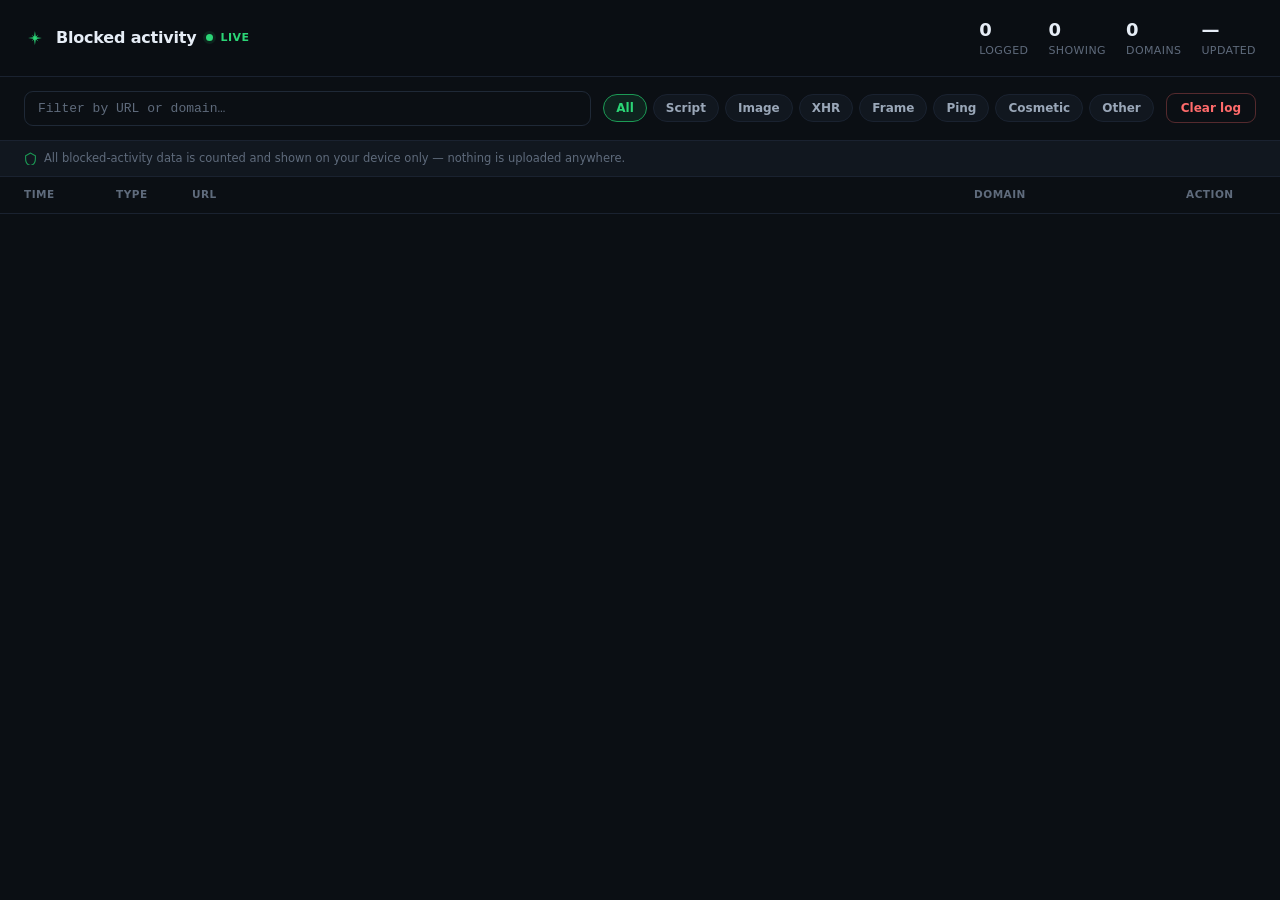
<file: network-logger.html>
<!DOCTYPE html>
<html lang="en">
<head>
  <meta charset="UTF-8">
  <meta name="viewport" content="width=device-width, initial-scale=1.0">
  <title>Zenith AdBlocker — Blocked activity</title>
  <style>
    :root{
      --bg:#0b0f14; --surface:#11171f; --surface-2:#161d27; --line:#1f2937; --line-soft:#1a2230;
      --text:#e6edf6; --text-2:#9aa7b8; --text-3:#5f6b7c; --accent:#2bd576; --accent-dim:#1c9a55;
      --accent-bg:rgba(43,213,118,.10); --danger:#ff6b6b;
      --mono:ui-monospace,SFMono-Regular,Menlo,Monaco,Consolas,"Liberation Mono",monospace;
    }
    *{margin:0;padding:0;box-sizing:border-box}
    body{background:var(--bg);color:var(--text);font-family:system-ui,-apple-system,"Segoe UI",sans-serif;font-size:14px;line-height:1.5;-webkit-font-smoothing:antialiased}
    .header{display:flex;align-items:center;justify-content:space-between;gap:16px;flex-wrap:wrap;
      padding:16px 24px;border-bottom:1px solid var(--line-soft);position:sticky;top:0;z-index:5;
      background:rgba(11,15,20,.92);backdrop-filter:blur(10px)}
    .brand{display:flex;align-items:center;gap:10px}
    .brand h1{font-size:16px;font-weight:700;letter-spacing:-.2px}
    .live{display:inline-flex;align-items:center;gap:7px;font-size:11px;font-weight:600;letter-spacing:.5px;
      text-transform:uppercase;color:var(--accent)}
    .live-dot{width:7px;height:7px;border-radius:50%;background:var(--accent);box-shadow:0 0 0 3px var(--accent-bg);animation:pulse 1.8s infinite}
    @keyframes pulse{0%,100%{opacity:1}50%{opacity:.45}}
    .stats{display:flex;gap:20px;flex-wrap:wrap}
    .stat{display:flex;flex-direction:column}
    .stat b{font-size:18px;font-weight:700;font-variant-numeric:tabular-nums}
    .stat span{font-size:11px;color:var(--text-3);text-transform:uppercase;letter-spacing:.4px}
    .toolbar{display:flex;align-items:center;gap:12px;flex-wrap:wrap;padding:14px 24px;border-bottom:1px solid var(--line-soft)}
    #search{flex:1;min-width:200px;font-family:var(--mono);font-size:13px;color:var(--text);
      background:var(--bg);border:1px solid var(--line);border-radius:9px;padding:9px 13px}
    #search::placeholder{color:var(--text-3)}
    #search:focus{outline:none;border-color:var(--accent-dim)}
    .filters{display:flex;gap:6px;flex-wrap:wrap}
    .filter-btn{font-family:inherit;font-size:12px;font-weight:600;color:var(--text-2);
      background:var(--surface);border:1px solid var(--line-soft);border-radius:999px;padding:6px 12px;cursor:pointer;transition:all .15s ease}
    .filter-btn:hover{color:var(--text);border-color:var(--line)}
    .filter-btn.active{color:var(--accent);border-color:var(--accent-dim);background:var(--accent-bg)}
    #clear-btn{font-family:inherit;font-size:12px;font-weight:600;color:var(--danger);
      background:transparent;border:1px solid rgba(255,107,107,.3);border-radius:9px;padding:7px 14px;cursor:pointer;transition:all .15s ease}
    #clear-btn:hover{background:rgba(255,107,107,.1);border-color:var(--danger)}
    .log-head,.log-row{display:grid;grid-template-columns:80px 64px minmax(0,1fr) 200px 70px;gap:12px;align-items:center}
    .log-head{padding:10px 24px;font-size:10.5px;font-weight:600;letter-spacing:.5px;text-transform:uppercase;
      color:var(--text-3);border-bottom:1px solid var(--line-soft);position:sticky;top:0}
    #log-container{padding-bottom:40px}
    .log-row{padding:9px 24px;border-bottom:1px solid var(--line-soft)}
    .log-row:hover{background:var(--surface-2)}
    .col-time{font-family:var(--mono);font-size:11px;color:var(--text-3);white-space:nowrap}
    .col-type{font-family:var(--mono);font-size:9.5px;font-weight:600;text-transform:uppercase;letter-spacing:.3px;
      text-align:center;padding:3px 0;border-radius:5px;background:var(--surface-2);color:var(--text-2)}
    .col-type.type-script{background:rgba(255,107,107,.14);color:#ff8585}
    .col-type.type-image{background:rgba(77,171,247,.14);color:#74bcff}
    .col-type.type-xmlhttprequest{background:rgba(255,180,84,.14);color:#ffc06b}
    .col-type.type-sub_frame{background:rgba(177,136,255,.14);color:#c4a6ff}
    .col-type.type-cosmetic{background:rgba(206,147,216,.14);color:#dbaee2}
    .col-url{font-family:var(--mono);font-size:12px;color:var(--text-2);overflow:hidden;text-overflow:ellipsis;white-space:nowrap}
    .col-url .domain{color:var(--text);font-weight:500}
    .col-domain{font-family:var(--mono);font-size:11.5px;color:var(--text-3);overflow:hidden;text-overflow:ellipsis;white-space:nowrap}
    .col-action{font-size:10px;font-weight:700;text-align:center;letter-spacing:.4px}
    .col-action.act-block{color:var(--danger)}
    .empty{padding:56px 24px;text-align:center}
    .empty h2{font-size:15px;font-weight:600;color:var(--text-2);margin-bottom:6px}
    .empty p{font-size:13px;color:var(--text-3)}
    .privacy-note{display:flex;align-items:center;gap:7px;padding:9px 24px;font-size:11.5px;color:var(--text-3);
      border-bottom:1px solid var(--line-soft);background:var(--surface)}
    .privacy-note svg{flex-shrink:0;color:var(--accent-dim)}
    @media (max-width:720px){
      .log-head,.log-row{grid-template-columns:64px 56px minmax(0,1fr) 60px}
      .col-domain{display:none}
    }
  </style>
</head>
<body>
  <header class="header">
    <div class="brand">
      <svg width="22" height="22" viewBox="0 0 24 24" fill="none" aria-hidden="true">
        <path d="M11.91,19.56 L10.96,13.69 L8.32,15.64 L10.23,13.01 L10.17,12.9 L4.46,12.0 L10.23,11.06 L10.23,10.97 L8.29,8.32 L10.9,10.3 L11.0,10.27 L11.93,4.42 L12.86,10.27 L12.91,10.32 L15.55,8.41 L13.56,11.06 L19.51,12.0 L13.61,12.96 L15.83,15.77 L15.84,15.88 L12.87,13.65 L11.99,19.1 L11.99,19.5 L11.91,19.56 Z" fill="#2bd576"/>
      </svg>
      <h1>Blocked activity</h1>
      <span class="live"><span class="live-dot"></span>Live</span>
    </div>
    <div class="stats">
      <div class="stat"><b id="stat-total">0</b><span>Logged</span></div>
      <div class="stat"><b id="stat-showing">0</b><span>Showing</span></div>
      <div class="stat"><b id="stat-domains">0</b><span>Domains</span></div>
      <div class="stat"><b id="stat-update">—</b><span>Updated</span></div>
    </div>
  </header>

  <div class="toolbar">
    <input type="text" id="search" placeholder="Filter by URL or domain…" spellcheck="false">
    <div class="filters">
      <button class="filter-btn active" data-type="all">All</button>
      <button class="filter-btn" data-type="script">Script</button>
      <button class="filter-btn" data-type="image">Image</button>
      <button class="filter-btn" data-type="xmlhttprequest">XHR</button>
      <button class="filter-btn" data-type="sub_frame">Frame</button>
      <button class="filter-btn" data-type="ping">Ping</button>
      <button class="filter-btn" data-type="cosmetic">Cosmetic</button>
      <button class="filter-btn" data-type="other">Other</button>
    </div>
    <button id="clear-btn">Clear log</button>
  </div>

  <div class="privacy-note">
    <svg width="13" height="13" viewBox="0 0 24 24" fill="none" stroke="currentColor" stroke-width="2"><path d="M12 2L3 7v6c0 5.55 3.84 10.74 9 12 5.16-1.26 9-6.45 9-12V7l-9-5z"/></svg>
    All blocked-activity data is counted and shown on your device only — nothing is uploaded anywhere.
  </div>

  <div class="log-head">
    <span>Time</span><span>Type</span><span>URL</span><span>Domain</span><span>Action</span>
  </div>
  <div id="log-container"></div>

  <script src="network-logger.js"></script>
</body>
</html>
</file>
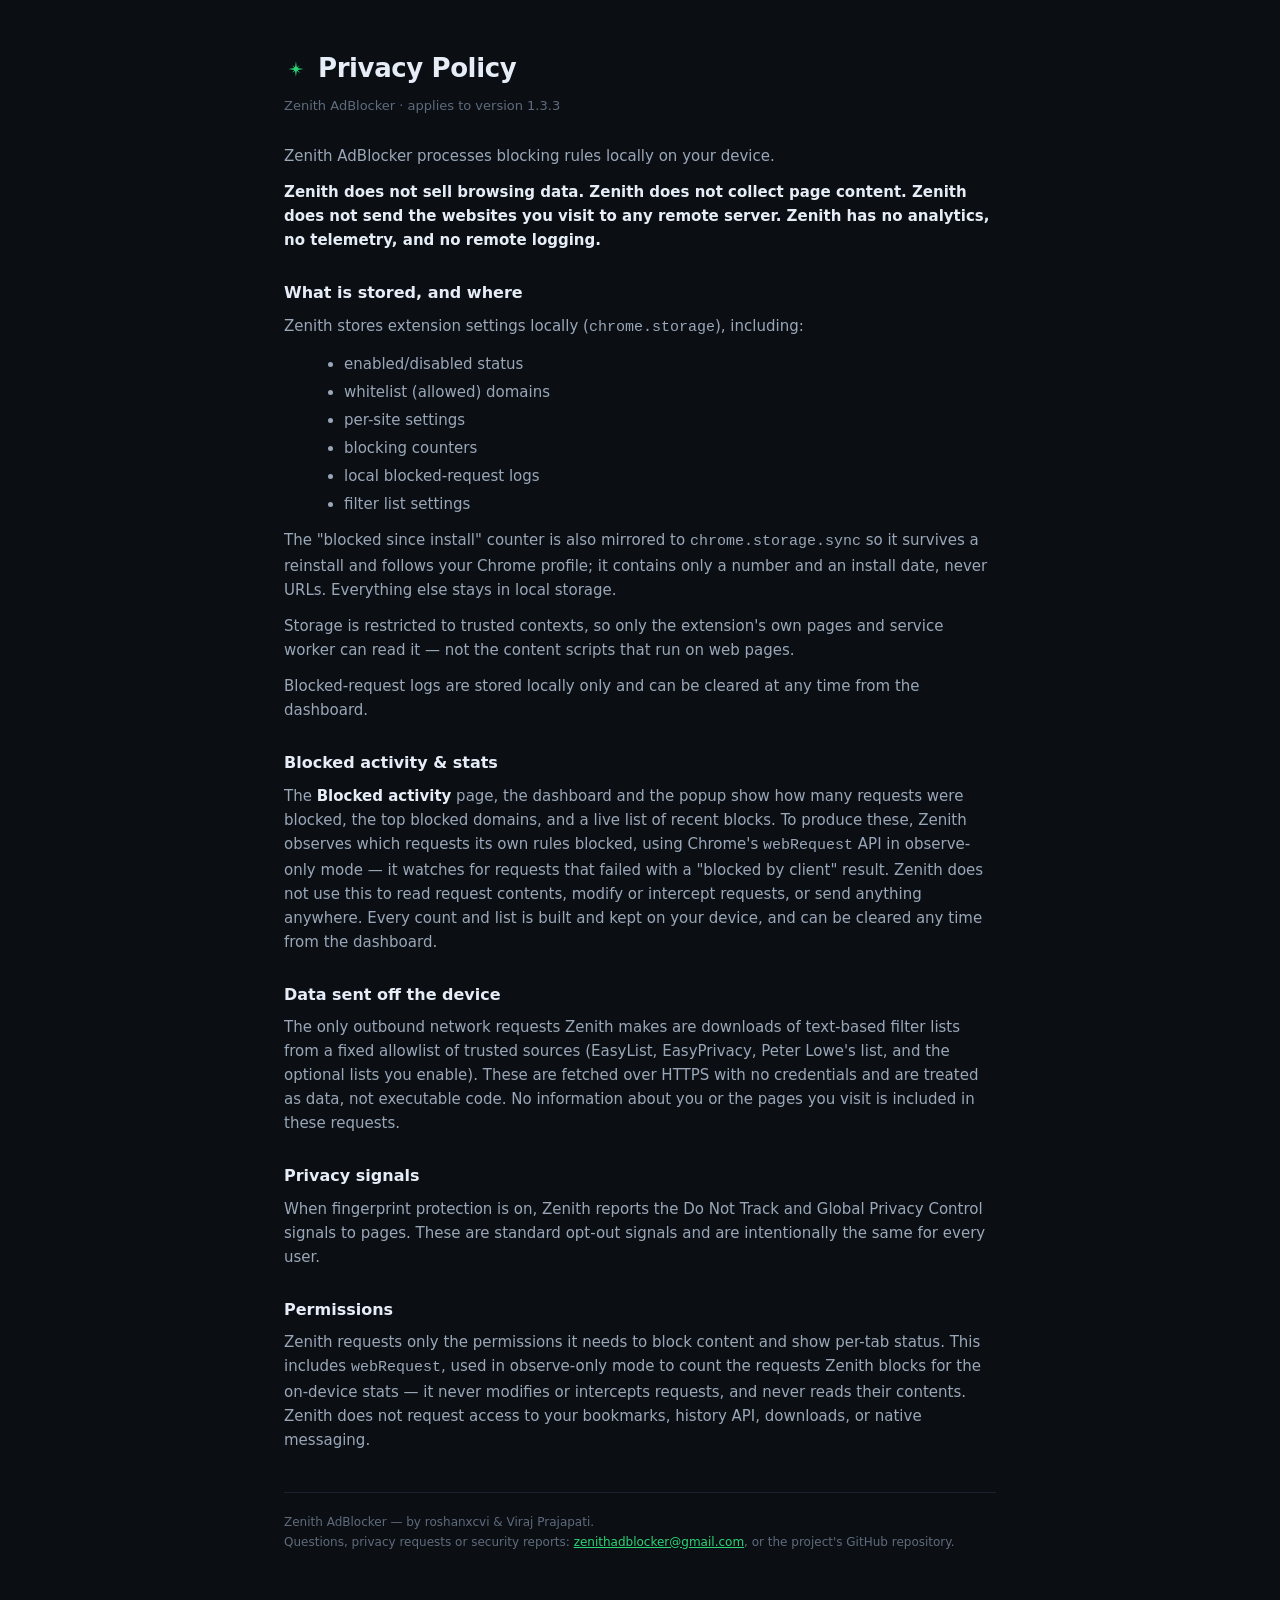
<file: privacy.html>
<!DOCTYPE html>
<html lang="en">
<head>
  <meta charset="UTF-8">
  <meta name="viewport" content="width=device-width, initial-scale=1.0">
  <title>Zenith AdBlocker — Privacy Policy</title>
  <style>
    :root{--bg:#0b0f14;--surface:#11171f;--line:#1a2230;--text:#e6edf6;--text-2:#9aa7b8;--text-3:#5f6b7c;--accent:#2bd576}
    *{margin:0;box-sizing:border-box}
    body{background:var(--bg);color:var(--text);font-family:system-ui,-apple-system,"Segoe UI",sans-serif;
      font-size:15px;line-height:1.6;-webkit-font-smoothing:antialiased}
    .wrap{max-width:760px;margin:0 auto;padding:48px 24px 80px}
    .brand{display:flex;align-items:center;gap:10px;margin-bottom:6px}
    .brand svg{display:block}
    h1{font-size:26px;font-weight:800;letter-spacing:-.4px}
    .sub{color:var(--text-3);font-size:13px;margin-bottom:28px}
    h2{font-size:16px;font-weight:700;color:var(--text);margin:28px 0 8px}
    p{color:var(--text-2);margin:0 0 12px}
    ul{color:var(--text-2);margin:0 0 12px 20px}
    li{margin:4px 0}
    b{color:var(--text)}
    a{color:var(--accent)}
    .foot{margin-top:40px;padding-top:20px;border-top:1px solid var(--line);color:var(--text-3);font-size:12px}
  </style>
</head>
<body>
  <div class="wrap">
    <div class="brand">
      <svg width="24" height="24" viewBox="0 0 24 24" fill="none" aria-hidden="true">
        <path d="M11.91,19.56 L10.96,13.69 L8.32,15.64 L10.23,13.01 L10.17,12.9 L4.46,12.0 L10.23,11.06 L10.23,10.97 L8.29,8.32 L10.9,10.3 L11.0,10.27 L11.93,4.42 L12.86,10.27 L12.91,10.32 L15.55,8.41 L13.56,11.06 L19.51,12.0 L13.61,12.96 L15.83,15.77 L15.84,15.88 L12.87,13.65 L11.99,19.1 L11.99,19.5 L11.91,19.56 Z" fill="#2bd576"/>
      </svg>
      <h1>Privacy Policy</h1>
    </div>
    <div class="sub">Zenith AdBlocker · applies to version 1.3.3</div>

    <p>Zenith AdBlocker processes blocking rules locally on your device.</p>
    <p><b>Zenith does not sell browsing data. Zenith does not collect page content. Zenith does not send the websites you visit to any remote server. Zenith has no analytics, no telemetry, and no remote logging.</b></p>

    <h2>What is stored, and where</h2>
    <p>Zenith stores extension settings locally (<code>chrome.storage</code>), including:</p>
    <ul>
      <li>enabled/disabled status</li>
      <li>whitelist (allowed) domains</li>
      <li>per-site settings</li>
      <li>blocking counters</li>
      <li>local blocked-request logs</li>
      <li>filter list settings</li>
    </ul>
    <p>The "blocked since install" counter is also mirrored to <code>chrome.storage.sync</code> so it survives a reinstall and follows your Chrome profile; it contains only a number and an install date, never URLs. Everything else stays in local storage.</p>
    <p>Storage is restricted to trusted contexts, so only the extension's own pages and service worker can read it — not the content scripts that run on web pages.</p>
    <p>Blocked-request logs are stored locally only and can be cleared at any time from the dashboard.</p>

    <h2>Blocked activity &amp; stats</h2>
    <p>The <b>Blocked activity</b> page, the dashboard and the popup show how many requests were blocked, the top blocked domains, and a live list of recent blocks. To produce these, Zenith observes which requests its own rules blocked, using Chrome's <code>webRequest</code> API in observe-only mode — it watches for requests that failed with a "blocked by client" result. Zenith does not use this to read request contents, modify or intercept requests, or send anything anywhere. Every count and list is built and kept on your device, and can be cleared any time from the dashboard.</p>

    <h2>Data sent off the device</h2>
    <p>The only outbound network requests Zenith makes are downloads of text-based filter lists from a fixed allowlist of trusted sources (EasyList, EasyPrivacy, Peter Lowe's list, and the optional lists you enable). These are fetched over HTTPS with no credentials and are treated as data, not executable code. No information about you or the pages you visit is included in these requests.</p>

    <h2>Privacy signals</h2>
    <p>When fingerprint protection is on, Zenith reports the Do Not Track and Global Privacy Control signals to pages. These are standard opt-out signals and are intentionally the same for every user.</p>

    <h2>Permissions</h2>
    <p>Zenith requests only the permissions it needs to block content and show per-tab status. This includes <code>webRequest</code>, used in observe-only mode to count the requests Zenith blocks for the on-device stats — it never modifies or intercepts requests, and never reads their contents. Zenith does not request access to your bookmarks, history API, downloads, or native messaging.</p>

    <div class="foot">Zenith AdBlocker — by roshanxcvi &amp; Viraj Prajapati.<br>Questions, privacy requests or security reports: <a href="mailto:zenithadblocker@gmail.com">zenithadblocker@gmail.com</a>, or the project's GitHub repository.</div>
  </div>
</body>
</html>
</file>
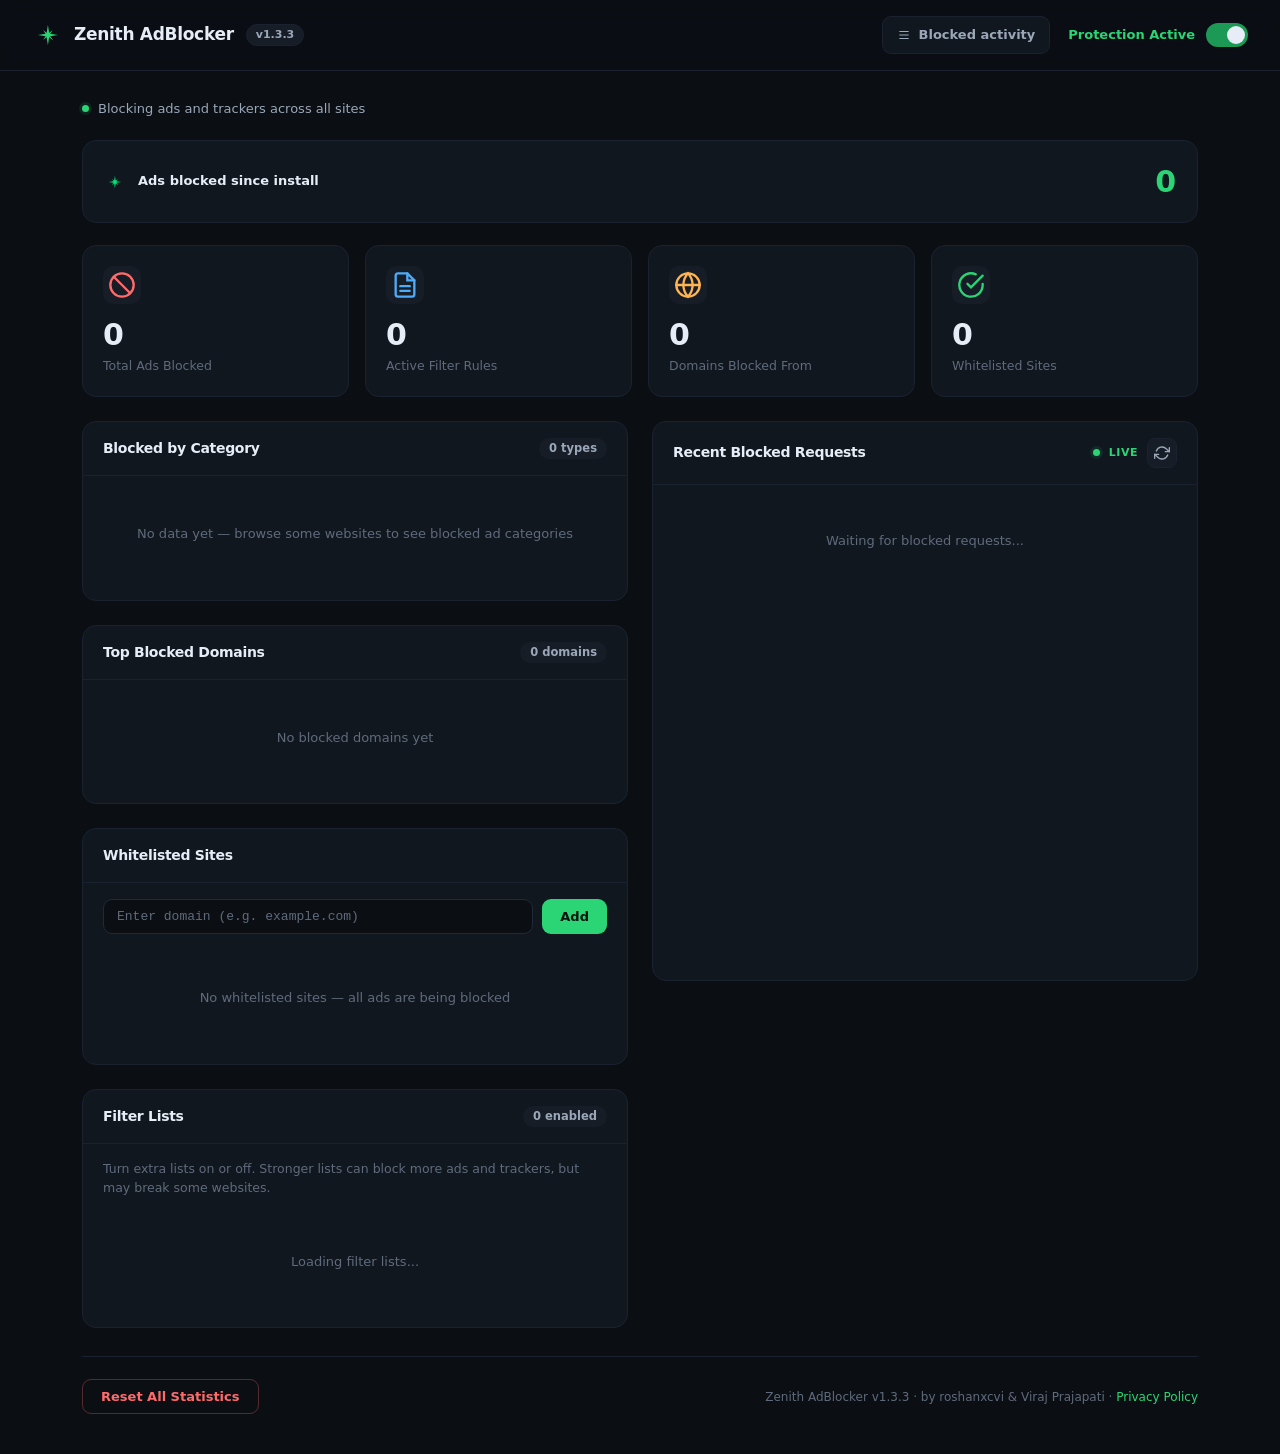
<file: dashboard/dashboard.html>
<!DOCTYPE html>
<html lang="en">
<head>
  <meta charset="UTF-8">
  <meta name="viewport" content="width=device-width, initial-scale=1.0">
  <title>Zenith AdBlocker — Dashboard</title>
  <link rel="stylesheet" href="dashboard.css">
</head>
<body>

  <!-- ——— HEADER ——— -->
  <header class="header">
    <div class="header-left">
      <div class="header-logo">
        <svg width="32" height="32" viewBox="0 0 24 24" fill="none">
          <path d="M11.91,19.56 L10.96,13.69 L8.32,15.64 L10.23,13.01 L10.17,12.9 L4.46,12.0 L10.23,11.06 L10.23,10.97 L8.29,8.32 L10.9,10.3 L11.0,10.27 L11.93,4.42 L12.86,10.27 L12.91,10.32 L15.55,8.41 L13.56,11.06 L19.51,12.0 L13.61,12.96 L15.83,15.77 L15.84,15.88 L12.87,13.65 L11.99,19.1 L11.99,19.5 L11.91,19.56 Z" fill="#2bd576"/>
        </svg>
        <h1>Zenith AdBlocker</h1>
      </div>
      <span class="header-version">v1.3.3</span>
    </div>
    <div class="header-right">
      <a href="../network-logger.html" target="_blank" class="net-log-btn" title="Open Blocked activity">
        <svg width="14" height="14" viewBox="0 0 24 24" fill="none" stroke="currentColor" stroke-width="2"><path d="M4 6h16M4 12h16M4 18h16"/></svg>
        Blocked activity
      </a>
      <div class="power-control">
        <span class="power-label" id="power-label">Protection Active</span>
        <label class="power-toggle">
          <input type="checkbox" id="master-toggle" checked>
          <span class="power-slider">
            <span class="power-knob"></span>
          </span>
        </label>
      </div>
    </div>
  </header>

  <main class="main">

    <!-- ——— STATUS BAR ——— -->
    <div class="status-bar" id="status-bar">
      <div class="status-dot"></div>
      <span>Blocking ads and trackers across all sites</span>
    </div>

    <!-- ——— SINCE INSTALL BANNER ——— -->
    <div class="since-install-banner" id="since-install-banner">
      <div class="sib-left">
        <svg width="20" height="20" viewBox="0 0 24 24" fill="none"><path d="M11.91,19.56 L10.96,13.69 L8.32,15.64 L10.23,13.01 L10.17,12.9 L4.46,12.0 L10.23,11.06 L10.23,10.97 L8.29,8.32 L10.9,10.3 L11.0,10.27 L11.93,4.42 L12.86,10.27 L12.91,10.32 L15.55,8.41 L13.56,11.06 L19.51,12.0 L13.61,12.96 L15.83,15.77 L15.84,15.88 L12.87,13.65 L11.99,19.1 L11.99,19.5 L11.91,19.56 Z" fill="#00e676"/></svg>
        <div>
          <div class="sib-label">Ads blocked since install</div>
          <div class="sib-date" id="sib-date"></div>
        </div>
      </div>
      <div class="sib-count" id="sib-count">0</div>
    </div>

    <!-- ——— HERO STATS ——— -->
    <section class="hero-stats">
      <div class="stat-card stat-total">
        <div class="stat-icon">
          <svg width="28" height="28" viewBox="0 0 24 24" fill="none" stroke="currentColor" stroke-width="2" stroke-linecap="round">
            <circle cx="12" cy="12" r="10"/><path d="M4.93 4.93l14.14 14.14"/>
          </svg>
        </div>
        <div class="stat-value" id="stat-total">0</div>
        <div class="stat-label">Total Ads Blocked</div>
      </div>
      <div class="stat-card stat-rules">
        <div class="stat-icon">
          <svg width="28" height="28" viewBox="0 0 24 24" fill="none" stroke="currentColor" stroke-width="2" stroke-linecap="round">
            <path d="M14 2H6a2 2 0 0 0-2 2v16a2 2 0 0 0 2 2h12a2 2 0 0 0 2-2V8z"/><polyline points="14 2 14 8 20 8"/><line x1="16" y1="13" x2="8" y2="13"/><line x1="16" y1="17" x2="8" y2="17"/>
          </svg>
        </div>
        <div class="stat-value" id="stat-rules">0</div>
        <div class="stat-label">Active Filter Rules</div>
      </div>
      <div class="stat-card stat-sites">
        <div class="stat-icon">
          <svg width="28" height="28" viewBox="0 0 24 24" fill="none" stroke="currentColor" stroke-width="2" stroke-linecap="round">
            <circle cx="12" cy="12" r="10"/><line x1="2" y1="12" x2="22" y2="12"/><path d="M12 2a15.3 15.3 0 0 1 4 10 15.3 15.3 0 0 1-4 10 15.3 15.3 0 0 1-4-10 15.3 15.3 0 0 1 4-10z"/>
          </svg>
        </div>
        <div class="stat-value" id="stat-sites">0</div>
        <div class="stat-label">Domains Blocked From</div>
      </div>
      <div class="stat-card stat-whitelist">
        <div class="stat-icon">
          <svg width="28" height="28" viewBox="0 0 24 24" fill="none" stroke="currentColor" stroke-width="2" stroke-linecap="round">
            <path d="M22 11.08V12a10 10 0 1 1-5.93-9.14"/><polyline points="22 4 12 14.01 9 11.01"/>
          </svg>
        </div>
        <div class="stat-value" id="stat-whitelist-count">0</div>
        <div class="stat-label">Whitelisted Sites</div>
      </div>
    </section>

    <!-- ——— TWO-COLUMN LAYOUT ——— -->
    <div class="grid-2col">

      <!-- ——— LEFT: CATEGORIES + TOP BLOCKED ——— -->
      <div class="col-left">

        <!-- Category Breakdown -->
        <section class="card">
          <div class="card-header">
            <h2>Blocked by Category</h2>
            <span class="card-badge" id="cat-count">0 types</span>
          </div>
          <div class="category-list" id="category-list">
            <div class="empty-state">No data yet — browse some websites to see blocked ad categories</div>
          </div>
        </section>

        <!-- Top Blocked Domains -->
        <section class="card">
          <div class="card-header">
            <h2>Top Blocked Domains</h2>
            <span class="card-badge" id="domain-count">0 domains</span>
          </div>
          <div class="domain-list" id="domain-list">
            <div class="empty-state">No blocked domains yet</div>
          </div>
        </section>

        <!-- Whitelist Management -->
        <section class="card">
          <div class="card-header">
            <h2>Whitelisted Sites</h2>
          </div>
          <div class="whitelist-section">
            <div class="whitelist-add">
              <input type="text" id="whitelist-input" placeholder="Enter domain (e.g. example.com)" spellcheck="false">
              <button id="whitelist-add-btn" class="btn-add">Add</button>
            </div>
            <ul class="whitelist-list" id="whitelist-list">
            </ul>
            <p class="empty-state" id="whitelist-empty">No whitelisted sites — all ads are being blocked</p>
          </div>
        </section>

        <!-- Filter List Management -->
        <section class="card">
          <div class="card-header">
            <h2>Filter Lists</h2>
            <span class="card-badge" id="filter-list-count">0 enabled</span>
          </div>
          <div class="filter-list-section">
            <p class="filter-list-note">Turn extra lists on or off. Stronger lists can block more ads and trackers, but may break some websites.</p>
            <div class="filter-list-list" id="filter-list-list">
              <div class="empty-state">Loading filter lists...</div>
            </div>
          </div>
        </section>

      </div>

      <!-- ——— RIGHT: LIVE BLOCKED LOG ——— -->
      <div class="col-right">
        <section class="card card-log">
          <div class="card-header">
            <h2>Recent Blocked Requests</h2>
            <div class="log-controls">
              <span class="live-dot"></span>
              <span class="live-label">Live</span>
              <button id="refresh-btn" class="btn-icon" title="Refresh">
                <svg width="16" height="16" viewBox="0 0 24 24" fill="none" stroke="currentColor" stroke-width="2" stroke-linecap="round">
                  <polyline points="23 4 23 10 17 10"/><polyline points="1 20 1 14 7 14"/>
                  <path d="M3.51 9a9 9 0 0 1 14.85-3.36L23 10M1 14l4.64 4.36A9 9 0 0 0 20.49 15"/>
                </svg>
              </button>
            </div>
          </div>
          <div class="log-list" id="log-list">
            <div class="empty-state">Waiting for blocked requests...</div>
          </div>
        </section>
      </div>

    </div>

    <!-- ——— FOOTER ——— -->
    <footer class="footer">
      <button id="reset-btn" class="btn-danger">Reset All Statistics</button>
      <span class="footer-text">Zenith AdBlocker v1.3.3 · by roshanxcvi &amp; Viraj Prajapati · <a href="../privacy.html" target="_blank" style="color:var(--accent);text-decoration:none">Privacy Policy</a></span>
    </footer>

  </main>

  <script src="dashboard.js"></script>
</body>
</html>
</file>
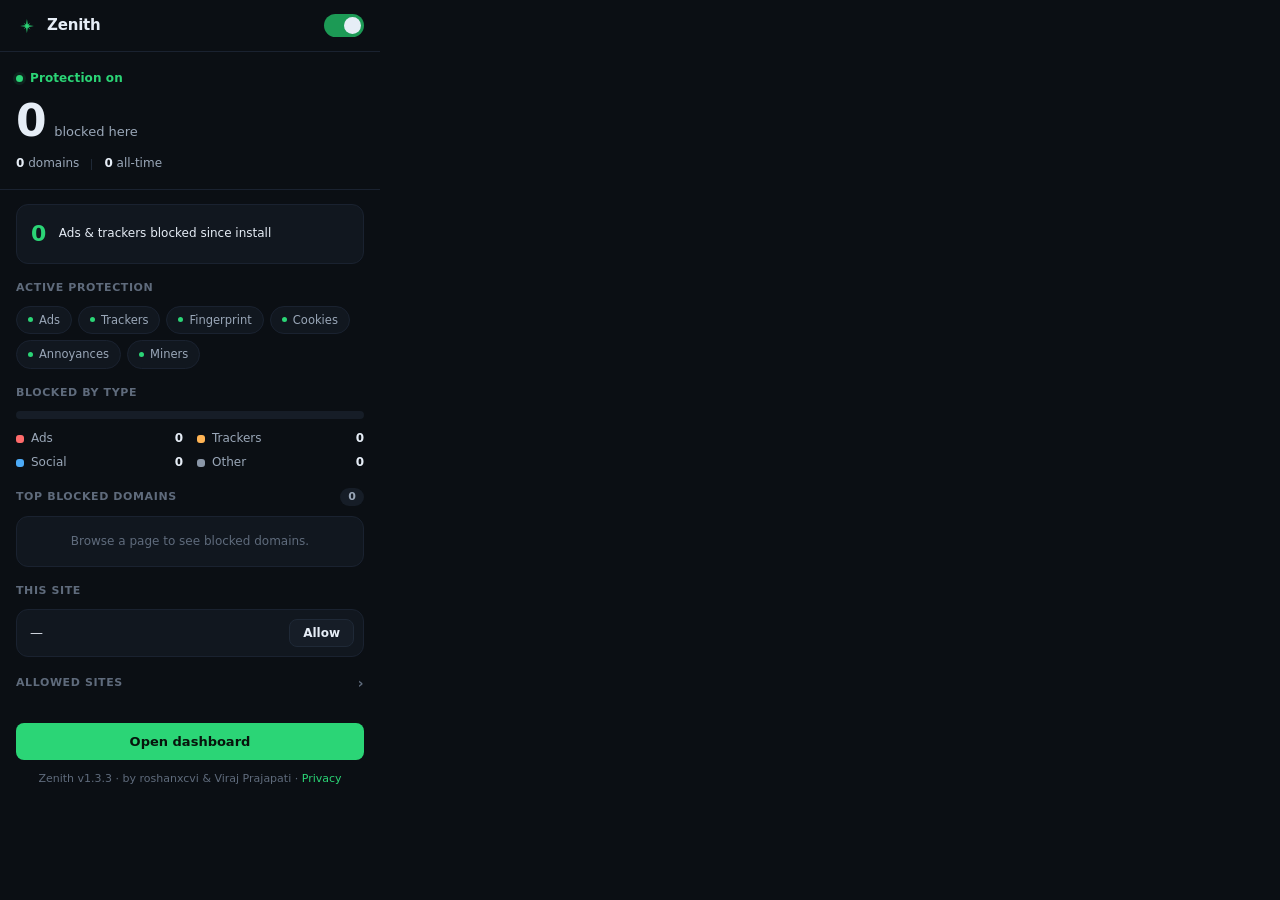
<file: popup/popup.html>
<!DOCTYPE html>
<html lang="en">
<head>
  <meta charset="UTF-8">
  <link rel="stylesheet" href="popup.css">
</head>
<body>
  <div class="app">

    <!-- HEADER -->
    <header class="hd">
      <div class="hd-brand">
        <svg class="hd-mark" width="22" height="22" viewBox="0 0 24 24" fill="none" aria-hidden="true">
          <path d="M11.91,19.56 L10.96,13.69 L8.32,15.64 L10.23,13.01 L10.17,12.9 L4.46,12.0 L10.23,11.06 L10.23,10.97 L8.29,8.32 L10.9,10.3 L11.0,10.27 L11.93,4.42 L12.86,10.27 L12.91,10.32 L15.55,8.41 L13.56,11.06 L19.51,12.0 L13.61,12.96 L15.83,15.77 L15.84,15.88 L12.87,13.65 L11.99,19.1 L11.99,19.5 L11.91,19.56 Z" fill="currentColor"/>
        </svg>
        <span class="hd-name">Zenith</span>
      </div>
      <label class="switch" title="Toggle protection">
        <input type="checkbox" id="toggle" checked>
        <span class="slider"></span>
      </label>
    </header>

    <!-- STATUS + PAGE COUNT -->
    <section class="hero">
      <div class="hero-status">
        <span class="status-dot"></span>
        <span class="status-text">Protection on</span>
      </div>
      <div class="hero-count">
        <span class="hero-num" id="blocked-count">0</span>
        <span class="hero-unit">blocked here</span>
      </div>
      <div class="hero-meta">
        <span><b id="domain-count">0</b> domains</span>
        <span class="sep"></span>
        <span><b id="total-blocked">0</b> all-time</span>
      </div>
    </section>

    <!-- SINCE INSTALL -->
    <section class="lifetime">
      <div class="lt-num" id="since-install-count">0</div>
      <div class="lt-text">
        <div class="lt-label">Ads &amp; trackers blocked since install</div>
        <div class="lt-date" id="since-install-date"></div>
      </div>
    </section>

    <!-- PROTECTION MODULES -->
    <section class="block">
      <div class="block-head">Active protection</div>
      <div class="mods">
        <span class="mod" title="Ad blocking">Ads</span>
        <span class="mod" title="Tracker learning">Trackers</span>
        <span class="mod" title="Fingerprint protection">Fingerprint</span>
        <span class="mod" title="Cookie auto-reject">Cookies</span>
        <span class="mod" title="Annoyance blocker">Annoyances</span>
        <span class="mod" title="Crypto-miner blocker">Miners</span>
      </div>
    </section>

    <!-- BLOCKED BY TYPE -->
    <section class="block">
      <div class="block-head">Blocked by type</div>
      <div class="bar" role="img" aria-label="Breakdown of blocked requests by type">
        <span class="bar-seg ads" id="seg-ads"></span>
        <span class="bar-seg trackers" id="seg-trackers"></span>
        <span class="bar-seg social" id="seg-social"></span>
        <span class="bar-seg other" id="seg-other"></span>
      </div>
      <div class="legend">
        <span class="leg"><i class="swatch ads"></i>Ads<b id="cat-ads">0</b></span>
        <span class="leg"><i class="swatch trackers"></i>Trackers<b id="cat-trackers">0</b></span>
        <span class="leg"><i class="swatch social"></i>Social<b id="cat-social">0</b></span>
        <span class="leg"><i class="swatch other"></i>Other<b id="cat-other">0</b></span>
      </div>
    </section>

    <!-- DOMAINS -->
    <section class="block">
      <div class="block-head">Top blocked domains <span class="pill" id="domains-total">0</span></div>
      <div class="domains" id="domain-list">
        <div class="domain-empty">Browse a page to see blocked domains.</div>
      </div>
    </section>

    <!-- CURRENT SITE -->
    <section class="block">
      <div class="block-head">This site</div>
      <div class="site">
        <span class="site-host" id="current-domain">—</span>
        <button id="whitelist-btn" class="btn-ghost">Allow</button>
      </div>
    </section>

    <!-- WHITELIST (collapsible) -->
    <section class="block">
      <button class="block-head collapse" id="wl-toggle" aria-expanded="false">
        Allowed sites <span class="arrow" aria-hidden="true">›</span>
      </button>
      <div class="wl-content" id="wl-content" style="display:none">
        <ul id="whitelist-display" class="whitelist"></ul>
        <p class="empty-msg" id="empty-msg">No allowed sites yet.</p>
      </div>
    </section>

    <!-- FOOTER -->
    <footer class="ft">
      <button id="open-dashboard" class="btn-primary">Open dashboard</button>
      <div class="ft-meta">Zenith v1.3.3 · by roshanxcvi &amp; Viraj Prajapati · <a href="../privacy.html" target="_blank" style="color:var(--accent);text-decoration:none">Privacy</a></div>
    </footer>

  </div>
  <script src="popup.js"></script>
</body>
</html>
</file>
<file: dashboard/dashboard.css>
/* ============================================================
Zenith dashboard — "instrument panel" redesign (v1.3.2)
Matches popup/logger: neutral slate, restrained green accent,
tabular figures, disciplined spacing. No gradient chrome.
============================================================ */

:root{
--font-body: system-ui, -apple-system, BlinkMacSystemFont, "Segoe UI", sans-serif;
--font-mono: ui-monospace, SFMono-Regular, Menlo, Monaco, Consolas, "Liberation Mono", monospace;

--bg:#0b0f14;
--surface:#11171f;
--surface-2:#161d27;
--line:#1f2937;
--line-soft:#1a2230;
--text:#e6edf6;
--text-2:#9aa7b8;
--text-3:#5f6b7c;
--accent:#2bd576;
--accent-dim:#1c9a55;
--accent-bg:rgba(43,213,118,.10);
--ads:#ff6b6b;
--trackers:#ffb454;
--social:#4dabf7;
--other:#8b97a8;
--danger:#ff6b6b;

--bg-primary:#0b0f14;
--radius:14px;
--radius-sm:9px;
--mono:var(--font-mono);
--maxw:1180px;
}

*{
margin:0;
padding:0;
box-sizing:border-box;
}

body{
background:var(--bg);
color:var(--text);
font-family:var(--font-body);
font-size:14px;
line-height:1.5;
-webkit-font-smoothing:antialiased;
}

.tnum,
.stat-value,
.sib-count,
.cat-count,
.domain-count,
.card-badge{
font-variant-numeric:tabular-nums;
font-feature-settings:"tnum" 1;
}

h1,
h2{
letter-spacing:-0.3px;
}

/* ---------- header ---------- */
.header{
display:flex;
align-items:center;
justify-content:space-between;
padding:16px 32px;
border-bottom:1px solid var(--line-soft);
position:sticky;
top:0;
z-index:30;
background:rgba(11,15,20,.9);
backdrop-filter:blur(10px);
}

.header-left{
display:flex;
align-items:center;
gap:12px;
}

.header-logo{
display:flex;
align-items:center;
gap:10px;
}

.header-logo h1{
font-size:17px;
font-weight:700;
}

.header-version{
font-size:11px;
font-weight:600;
color:var(--text-2);
background:var(--surface-2);
border:1px solid var(--line-soft);
border-radius:999px;
padding:2px 9px;
}

.header-right{
display:flex;
align-items:center;
gap:18px;
}

.net-log-btn{
display:inline-flex;
align-items:center;
gap:8px;
font-size:13px;
font-weight:600;
color:var(--text-2);
text-decoration:none;
background:var(--surface);
border:1px solid var(--line-soft);
border-radius:var(--radius-sm);
padding:8px 14px;
transition:all .15s ease;
}

.net-log-btn:hover{
color:var(--text);
border-color:var(--line);
}

.power-control{
display:flex;
align-items:center;
gap:11px;
}

.power-label{
font-size:13px;
font-weight:600;
color:var(--accent);
}

.power-toggle{
position:relative;
display:inline-block;
width:42px;
height:24px;
}

.power-toggle input{
opacity:0;
width:0;
height:0;
}

.power-slider{
position:absolute;
inset:0;
background:#2a3441;
border-radius:999px;
cursor:pointer;
transition:background .18s ease;
}

.power-knob{
position:absolute;
height:18px;
width:18px;
left:3px;
top:3px;
background:#e6edf6;
border-radius:50%;
transition:transform .18s ease;
}

.power-toggle input:checked + .power-slider{
background:var(--accent-dim);
}

.power-toggle input:checked + .power-slider .power-knob{
transform:translateX(18px);
}

/* ---------- main ---------- */
.main{
max-width:var(--maxw);
margin:0 auto;
padding:28px 32px 40px;
}

/* status bar */
.status-bar{
display:flex;
align-items:center;
gap:9px;
font-size:13px;
color:var(--text-2);
margin-bottom:22px;
}

.status-bar .status-dot{
width:7px;
height:7px;
border-radius:50%;
background:var(--accent);
box-shadow:0 0 0 3px var(--accent-bg);
}

body.disabled .status-bar .status-dot{
background:var(--text-3);
box-shadow:0 0 0 3px rgba(95,107,124,.12);
}

body.disabled .power-label{
color:var(--text-3);
}

/* since-install banner */
.since-install-banner{
display:flex;
align-items:center;
justify-content:space-between;
padding:18px 22px;
margin-bottom:22px;
background:var(--surface);
border:1px solid var(--line-soft);
border-radius:var(--radius);
}

.sib-left{
display:flex;
align-items:center;
gap:13px;
}

.sib-label{
font-size:13px;
font-weight:600;
color:var(--text);
}

.sib-date{
font-size:12px;
color:var(--text-3);
margin-top:1px;
}

.sib-count{
font-size:30px;
font-weight:700;
color:var(--accent);
letter-spacing:-1px;
}

/* hero stats */
.hero-stats{
display:grid;
grid-template-columns:repeat(4,1fr);
gap:16px;
margin-bottom:24px;
}

.stat-card{
background:var(--surface);
border:1px solid var(--line-soft);
border-radius:var(--radius);
padding:20px;
}

.stat-icon{
width:38px;
height:38px;
border-radius:10px;
display:flex;
align-items:center;
justify-content:center;
background:var(--surface-2);
color:var(--text-2);
margin-bottom:16px;
}

.stat-total .stat-icon{
color:var(--ads);
}

.stat-rules .stat-icon{
color:var(--social);
}

.stat-sites .stat-icon{
color:var(--trackers);
}

.stat-whitelist .stat-icon{
color:var(--accent);
}

.stat-value{
font-size:30px;
font-weight:700;
letter-spacing:-1px;
line-height:1;
}

.stat-label{
font-size:12.5px;
color:var(--text-3);
margin-top:7px;
}

/* two-column grid */
.grid-2col{
display:grid;
grid-template-columns:1fr 1fr;
gap:24px;
align-items:start;
}

.col-left{
display:flex;
flex-direction:column;
gap:24px;
}

/* card */
.card{
background:var(--surface);
border:1px solid var(--line-soft);
border-radius:var(--radius);
overflow:hidden;
}

.card-header{
display:flex;
align-items:center;
justify-content:space-between;
padding:16px 20px;
border-bottom:1px solid var(--line-soft);
}

.card-header h2{
font-size:14px;
font-weight:600;
}

.card-badge{
font-size:11.5px;
font-weight:600;
color:var(--text-2);
background:var(--surface-2);
border-radius:999px;
padding:2px 10px;
}

/* category list */
.category-list{
padding:8px 20px 16px;
}

.cat-row{
display:flex;
align-items:center;
gap:13px;
padding:11px 0;
border-bottom:1px solid var(--line-soft);
}

.cat-row:last-child{
border-bottom:none;
}

.cat-icon{
width:34px;
height:34px;
border-radius:9px;
flex-shrink:0;
display:flex;
align-items:center;
justify-content:center;
font-size:12px;
font-weight:700;
color:#0b0f14;
}

.cat-icon.google{
background:var(--ads);
}

.cat-icon.meta{
background:var(--social);
}

.cat-icon.rtb{
background:var(--trackers);
}

.cat-icon.adnet{
background:#ff8c6b;
}

.cat-icon.native{
background:var(--social);
}

.cat-icon.platform{
background:#b388ff;
}

.cat-icon.tracker{
background:var(--trackers);
}

.cat-icon.popup{
background:#ce93d8;
}

.cat-icon.other{
background:var(--other);
}

.cat-info{
flex:1;
min-width:0;
}

.cat-name{
font-size:13px;
font-weight:500;
color:var(--text);
margin-bottom:6px;
}

.cat-bar-wrap{
height:6px;
background:var(--surface-2);
border-radius:999px;
overflow:hidden;
}

.cat-bar{
height:100%;
background:var(--accent);
border-radius:999px;
transition:width .4s ease;
}

.cat-count{
font-size:14px;
font-weight:700;
color:var(--text);
min-width:34px;
text-align:right;
}

/* domain list */
.domain-list{
padding:8px 20px 16px;
}

.domain-row{
display:flex;
align-items:center;
gap:13px;
padding:10px 0;
border-bottom:1px solid var(--line-soft);
}

.domain-row:last-child{
border-bottom:none;
}

.domain-rank{
font-family:var(--mono);
font-size:12px;
color:var(--text-3);
width:20px;
flex-shrink:0;
}

.domain-name{
flex:1;
min-width:0;
font-size:13px;
color:var(--text);
overflow:hidden;
text-overflow:ellipsis;
white-space:nowrap;
}

.domain-count{
font-size:12.5px;
font-weight:600;
color:var(--text-2);
background:var(--surface-2);
border-radius:7px;
padding:2px 9px;
}

/* whitelist */
.whitelist-section{
padding:16px 20px;
}

.whitelist-add{
display:flex;
gap:9px;
margin-bottom:14px;
}

.whitelist-add input{
flex:1;
font-family:var(--mono);
font-size:13px;
color:var(--text);
background:var(--bg);
border:1px solid var(--line);
border-radius:var(--radius-sm);
padding:9px 13px;
}

.whitelist-add input::placeholder{
color:var(--text-3);
}

.whitelist-add input:focus{
outline:none;
border-color:var(--accent-dim);
}

.btn-add{
font-family:inherit;
font-size:13px;
font-weight:600;
color:#07140c;
background:var(--accent);
border:none;
border-radius:var(--radius-sm);
padding:9px 18px;
cursor:pointer;
transition:background .15s ease;
}

.btn-add:hover{
background:#34e082;
}

.whitelist-list{
list-style:none;
display:flex;
flex-direction:column;
gap:8px;
}

.whitelist-item{
display:flex;
align-items:center;
justify-content:space-between;
padding:10px 14px;
font-size:13px;
color:var(--text);
background:var(--bg);
border:1px solid var(--line-soft);
border-radius:var(--radius-sm);
}

.whitelist-remove{
background:none;
border:none;
color:var(--text-3);
cursor:pointer;
font-size:16px;
line-height:1;
padding:2px 6px;
border-radius:5px;
transition:color .15s ease;
}

.whitelist-remove:hover{
color:var(--danger);
}

/* live log */
.card-log{
display:flex;
flex-direction:column;
height:100%;
min-height:560px;
}

.log-controls{
display:flex;
align-items:center;
gap:9px;
}

.live-dot{
width:7px;
height:7px;
border-radius:50%;
background:var(--accent);
box-shadow:0 0 0 3px var(--accent-bg);
animation:pulse 1.8s infinite;
}

@keyframes pulse{
0%,100%{
opacity:1;
}
50%{
opacity:.45;
}
}

.live-label{
font-size:11px;
font-weight:600;
letter-spacing:.5px;
color:var(--accent);
text-transform:uppercase;
}

.btn-icon{
display:flex;
align-items:center;
justify-content:center;
width:30px;
height:30px;
color:var(--text-2);
background:var(--surface-2);
border:1px solid var(--line-soft);
border-radius:8px;
cursor:pointer;
transition:all .15s ease;
}

.btn-icon:hover{
color:var(--text);
border-color:var(--line);
}

.log-list{
flex:1;
overflow-y:auto;
padding:6px 12px 12px;
}

.log-entry{
display:grid;
grid-template-columns:64px minmax(0, 1fr) 72px;
gap:12px;
align-items:center;
padding:9px 10px;
border-radius:7px;
border-bottom:1px solid var(--line-soft);
}

.log-entry:hover{
background:var(--surface-2);
}

.log-time{
font-family:var(--mono);
font-size:11px;
color:var(--text-3);
text-align:right;
white-space:nowrap;
}

.log-type{
font-family:var(--mono);
font-size:9.5px;
font-weight:600;
text-transform:uppercase;
letter-spacing:.3px;
text-align:center;
padding:3px 0;
border-radius:5px;
}

.log-type.script{
background:rgba(255,107,107,.14);
color:#ff8585;
}

.log-type.image{
background:rgba(77,171,247,.14);
color:#74bcff;
}

.log-type.xmlhttprequest,
.log-type.xhr{
background:rgba(255,180,84,.14);
color:#ffc06b;
}

.log-type.ping{
background:rgba(255,215,64,.14);
color:#ffe083;
}

.log-type.sub_frame,
.log-type.frame{
background:rgba(177,136,255,.14);
color:#c4a6ff;
}

.log-type.cosmetic{
background:rgba(206,147,216,.14);
color:#dbaee2;
}

.log-type.other{
background:var(--surface-2);
color:var(--text-2);
}

.log-url{
font-family:var(--mono);
font-size:12px;
color:var(--text-2);
min-width:0;
overflow:hidden;
text-overflow:ellipsis;
white-space:nowrap;
}

.log-url:hover{
white-space:normal;
overflow-wrap:anywhere;
word-break:break-word;
}

.log-url .domain{
color:var(--text);
font-weight:500;
}

/* empty states */
.empty-state{
padding:40px 20px;
text-align:center;
font-size:13px;
color:var(--text-3);
}

/* footer */
.footer{
display:flex;
align-items:center;
justify-content:space-between;
margin-top:28px;
padding-top:22px;
border-top:1px solid var(--line-soft);
}

.btn-danger{
font-family:inherit;
font-size:13px;
font-weight:600;
color:var(--danger);
background:transparent;
border:1px solid rgba(255,107,107,.3);
border-radius:var(--radius-sm);
padding:9px 18px;
cursor:pointer;
transition:all .15s ease;
}

.btn-danger:hover{
background:rgba(255,107,107,.1);
border-color:var(--danger);
}

.footer-text{
font-size:12px;
color:var(--text-3);
}

/* meta line used by log entries */
.meta{
font-size:11px;
color:var(--text-3);
}

/* scrollbar */
.log-list::-webkit-scrollbar{
width:10px;
}

.log-list::-webkit-scrollbar-thumb{
background:var(--line);
border-radius:6px;
border:3px solid var(--surface);
}

.log-list::-webkit-scrollbar-track{
background:transparent;
}

/* filter list controls */
.filter-list-section{
padding:16px 20px;
}

.filter-list-note{
font-size:12.5px;
color:var(--text-3);
line-height:1.5;
margin-bottom:14px;
}

.filter-list-list{
display:flex;
flex-direction:column;
gap:10px;
}

.filter-list-item{
display:grid;
grid-template-columns:1fr auto;
gap:14px;
align-items:center;
padding:14px;
background:var(--bg);
border:1px solid var(--line-soft);
border-radius:var(--radius-sm);
}

.filter-list-main{
min-width:0;
}

.filter-list-top{
display:flex;
align-items:center;
gap:8px;
margin-bottom:4px;
}

.filter-list-name{
font-size:13px;
font-weight:700;
color:var(--text);
}

.filter-list-category{
font-size:10px;
font-weight:700;
letter-spacing:.5px;
text-transform:uppercase;
color:var(--accent);
background:var(--accent-bg);
border:1px solid rgba(43,213,118,.25);
border-radius:999px;
padding:1px 7px;
}

.filter-list-desc{
font-size:12px;
color:var(--text-2);
line-height:1.45;
margin-bottom:7px;
}

.filter-list-meta{
display:flex;
flex-wrap:wrap;
gap:8px;
font-family:var(--mono);
font-size:10.5px;
color:var(--text-3);
}

.filter-toggle{
position:relative;
display:inline-block;
width:42px;
height:24px;
}

.filter-toggle input{
opacity:0;
width:0;
height:0;
}

.filter-toggle-slider{
position:absolute;
inset:0;
background:#2a3441;
border-radius:999px;
cursor:pointer;
transition:background .18s ease;
}

.filter-toggle-slider::before{
content:'';
position:absolute;
width:18px;
height:18px;
left:3px;
top:3px;
background:#e6edf6;
border-radius:50%;
transition:transform .18s ease;
}

.filter-toggle input:checked + .filter-toggle-slider{
background:var(--accent-dim);
}

.filter-toggle input:checked + .filter-toggle-slider::before{
transform:translateX(18px);
}

.filter-toggle input:disabled + .filter-toggle-slider{
opacity:.45;
cursor:not-allowed;
}

/* responsive */
@media (max-width:980px){
.hero-stats{
grid-template-columns:repeat(2,1fr);
}

.grid-2col{
grid-template-columns:1fr;
}

.card-log{
min-height:420px;
}
}

@media (max-width:560px){
.main{
padding:20px 16px 32px;
}

.header{
padding:14px 16px;
}

.hero-stats{
grid-template-columns:1fr;
}

.header-right{
gap:10px;
}

.net-log-btn span,
.net-log-btn{
font-size:12px;
}

.log-entry{
grid-template-columns:56px minmax(0, 1fr) 60px;
gap:8px;
}

.log-url{
font-size:11px;
}
}

@media (prefers-reduced-motion:reduce){
*{
animation:none!important;
transition:none!important;
}
}

:focus-visible{
outline:2px solid var(--accent);
outline-offset:2px;
}
</file>
<file: popup/popup.css>
/* ============================================================
   Zenith popup — "instrument panel" redesign (v1.3.2)
   Design: neutral slate base, green as a restrained accent,
   tabular figures for data, strict 4px spacing rhythm.
   ============================================================ */


:root {
  /* surfaces */
  --bg:        #0b0f14;
  --surface:   #11171f;
  --surface-2: #161d27;
  --line:      #1f2937;
  --line-soft: #1a2230;

  /* text */
  --text:      #e6edf6;
  --text-2:    #9aa7b8;
  --text-3:    #5f6b7c;

  /* accent (used sparingly) */
  --accent:    #2bd576;
  --accent-dim:#1c9a55;
  --accent-bg: rgba(43,213,118,0.10);

  /* category hues */
  --ads:     #ff6b6b;
  --trackers:#ffb454;
  --social:  #4dabf7;
  --other:   #8b97a8;

  --radius:   12px;
  --radius-sm:8px;
}

* { margin: 0; padding: 0; box-sizing: border-box; }

body {
  width: 380px;
  background: var(--bg);
  color: var(--text);
  font-family: 'Inter', system-ui, -apple-system, sans-serif;
  font-size: 13px;
  line-height: 1.45;
  -webkit-font-smoothing: antialiased;
}

.app { display: flex; flex-direction: column; }

b { font-weight: 600; }

/* tabular numerals everywhere numbers appear */
.hero-num, .lt-num, .hero-meta b, .pill, .domain-count,
.leg b, #total-blocked, #since-install-count {
  font-variant-numeric: tabular-nums;
  font-feature-settings: "tnum" 1;
}

/* ---------- header ---------- */
.hd {
  display: flex; align-items: center; justify-content: space-between;
  padding: 14px 16px;
  border-bottom: 1px solid var(--line-soft);
}
.hd-brand { display: flex; align-items: center; gap: 9px; }
.hd-mark { color: var(--accent); display: block; }
.hd-name { font-size: 15px; font-weight: 700; letter-spacing: -0.2px; }

/* switch */
.switch { position: relative; display: inline-block; width: 40px; height: 23px; }
.switch input { opacity: 0; width: 0; height: 0; }
.slider {
  position: absolute; inset: 0; cursor: pointer;
  background: #2a3441; border-radius: 999px; transition: background .18s ease;
}
.slider::before {
  content: ""; position: absolute; height: 17px; width: 17px; left: 3px; top: 3px;
  background: #e6edf6; border-radius: 50%; transition: transform .18s ease;
}
.switch input:checked + .slider { background: var(--accent-dim); }
.switch input:checked + .slider::before { transform: translateX(17px); }
.switch input:focus-visible + .slider { outline: 2px solid var(--accent); outline-offset: 2px; }

/* ---------- hero ---------- */
.hero { padding: 18px 16px 16px; border-bottom: 1px solid var(--line-soft); }
.hero-status { display: flex; align-items: center; gap: 7px; margin-bottom: 12px; }
.status-dot {
  width: 7px; height: 7px; border-radius: 50%; background: var(--accent);
  box-shadow: 0 0 0 3px var(--accent-bg);
}
.status-text { font-size: 12px; font-weight: 600; color: var(--accent); letter-spacing: .1px; }

.hero-count { display: flex; align-items: baseline; gap: 9px; }
.hero-num { font-size: 44px; font-weight: 700; letter-spacing: -1.5px; line-height: 1; }
.hero-unit { font-size: 13px; color: var(--text-2); font-weight: 500; }

.hero-meta {
  display: flex; align-items: center; gap: 12px;
  margin-top: 12px; font-size: 12px; color: var(--text-2);
}
.hero-meta b { color: var(--text); font-weight: 600; }
.hero-meta .sep { width: 1px; height: 11px; background: var(--line); }

/* ---------- lifetime ---------- */
.lifetime {
  display: flex; align-items: center; gap: 13px;
  margin: 14px 16px 0; padding: 13px 14px;
  background: var(--surface); border: 1px solid var(--line-soft);
  border-radius: var(--radius);
}
.lt-num { font-size: 22px; font-weight: 700; color: var(--accent); letter-spacing: -0.5px; }
.lt-text { display: flex; flex-direction: column; gap: 1px; }
.lt-label { font-size: 12px; font-weight: 500; color: var(--text); }
.lt-date { font-size: 11px; color: var(--text-3); }

/* ---------- generic block ---------- */
.block { padding: 16px 16px 0; }
.block-head {
  display: flex; align-items: center; gap: 8px;
  font-size: 11px; font-weight: 600; letter-spacing: .6px;
  text-transform: uppercase; color: var(--text-3);
  margin-bottom: 10px;
}
.pill {
  margin-left: auto; font-size: 11px; font-weight: 600; letter-spacing: 0;
  text-transform: none; color: var(--text-2);
  background: var(--surface-2); border-radius: 999px; padding: 1px 8px;
}

/* ---------- modules ---------- */
.mods { display: flex; flex-wrap: wrap; gap: 6px; }
.mod {
  font-size: 11.5px; font-weight: 500; color: var(--text-2);
  background: var(--surface); border: 1px solid var(--line-soft);
  border-radius: 999px; padding: 5px 11px;
  display: inline-flex; align-items: center; gap: 6px;
}
.mod::before {
  content: ""; width: 5px; height: 5px; border-radius: 50%;
  background: var(--accent);
}

/* ---------- type bar ---------- */
.bar {
  display: flex; height: 8px; border-radius: 999px; overflow: hidden;
  background: var(--surface-2); gap: 2px;
}
.bar-seg { height: 100%; min-width: 0; transition: width .3s ease; }
.bar-seg.ads { background: var(--ads); }
.bar-seg.trackers { background: var(--trackers); }
.bar-seg.social { background: var(--social); }
.bar-seg.other { background: var(--other); }

.legend {
  display: grid; grid-template-columns: 1fr 1fr; gap: 7px 14px;
  margin-top: 11px;
}
.leg { display: flex; align-items: center; gap: 7px; font-size: 12px; color: var(--text-2); }
.leg b { margin-left: auto; color: var(--text); font-weight: 600; }
.swatch { width: 8px; height: 8px; border-radius: 3px; flex-shrink: 0; }
.swatch.ads { background: var(--ads); }
.swatch.trackers { background: var(--trackers); }
.swatch.social { background: var(--social); }
.swatch.other { background: var(--other); }

/* ---------- domains list ---------- */
.domains {
  background: var(--surface); border: 1px solid var(--line-soft);
  border-radius: var(--radius); overflow: hidden;
}
.domain-row {
  display: flex; align-items: center; gap: 10px;
  padding: 9px 12px; border-bottom: 1px solid var(--line-soft);
}
.domain-row:last-child { border-bottom: none; }
.domain-icon {
  width: 22px; height: 18px; border-radius: 5px; flex-shrink: 0;
  font-size: 9px; font-weight: 700; letter-spacing: .3px;
  display: inline-flex; align-items: center; justify-content: center;
  color: #0b0f14;
}
.domain-icon.ad { background: var(--ads); }
.domain-icon.tracker { background: var(--trackers); }
.domain-icon.social { background: var(--social); }
.domain-icon.misc { background: var(--other); }
.domain-name {
  flex: 1; min-width: 0; font-size: 12.5px; color: var(--text);
  overflow: hidden; text-overflow: ellipsis; white-space: nowrap;
}
.domain-count {
  font-size: 12px; font-weight: 600; color: var(--text-2);
  background: var(--surface-2); border-radius: 6px; padding: 1px 7px;
}
.domain-empty, .domain-list:empty::after {
  display: block; padding: 16px 12px; text-align: center;
  font-size: 12px; color: var(--text-3);
}

/* ---------- current site ---------- */
.site {
  display: flex; align-items: center; gap: 10px;
  background: var(--surface); border: 1px solid var(--line-soft);
  border-radius: var(--radius); padding: 9px 9px 9px 13px;
}
.site-host {
  flex: 1; min-width: 0; font-size: 13px; font-weight: 500; color: var(--text);
  overflow: hidden; text-overflow: ellipsis; white-space: nowrap;
}
.btn-ghost {
  font-family: inherit; font-size: 12px; font-weight: 600;
  color: var(--text); background: var(--surface-2);
  border: 1px solid var(--line); border-radius: var(--radius-sm);
  padding: 6px 13px; cursor: pointer; transition: all .15s ease;
}
.btn-ghost:hover { border-color: #2c3a4d; background: #1b2330; }
.btn-ghost.active {
  color: var(--accent); border-color: var(--accent-dim); background: var(--accent-bg);
}

/* ---------- whitelist (collapsible) ---------- */
.collapse {
  width: 100%; background: none; border: none; cursor: pointer;
  font: inherit; font-size: 11px; font-weight: 600; letter-spacing: .6px;
  text-transform: uppercase; color: var(--text-3);
}
.collapse .arrow { margin-left: auto; transition: transform .2s ease; font-size: 14px; }
.collapse .arrow.open { transform: rotate(90deg); }
.wl-content { margin-top: 4px; }
.whitelist { list-style: none; }
.whitelist li {
  display: flex; align-items: center; justify-content: space-between;
  padding: 8px 12px; font-size: 12.5px; color: var(--text);
  background: var(--surface); border: 1px solid var(--line-soft);
  border-radius: var(--radius-sm); margin-bottom: 6px;
}
.whitelist li button {
  background: none; border: none; color: var(--text-3); cursor: pointer;
  font-size: 13px; padding: 2px 4px; border-radius: 4px; transition: color .15s ease;
}
.whitelist li button:hover { color: var(--ads); }
.empty-msg { font-size: 12px; color: var(--text-3); padding: 4px 2px; }

/* ---------- footer ---------- */
.ft { padding: 16px; margin-top: 4px; }
.btn-primary {
  width: 100%; font-family: inherit; font-size: 13px; font-weight: 600;
  color: #07140c; background: var(--accent); border: none;
  border-radius: var(--radius-sm); padding: 11px; cursor: pointer;
  transition: background .15s ease;
}
.btn-primary:hover { background: #34e082; }
.btn-primary:focus-visible { outline: 2px solid var(--accent); outline-offset: 2px; }
.ft-meta { text-align: center; font-size: 11px; color: var(--text-3); margin-top: 11px; }

/* ---------- disabled state ---------- */
body.disabled .hero-num,
body.disabled .lt-num { color: var(--text-3); }
body.disabled .status-dot { background: var(--text-3); box-shadow: 0 0 0 3px rgba(95,107,124,.12); }
body.disabled .status-text { color: var(--text-3); }
body.disabled .status-text::after { content: " — paused"; }
body.disabled .mod::before { background: var(--text-3); }

/* ---------- a11y ---------- */
@media (prefers-reduced-motion: reduce) {
  * { transition: none !important; }
}
:focus-visible { outline: 2px solid var(--accent); outline-offset: 2px; }
</file>
